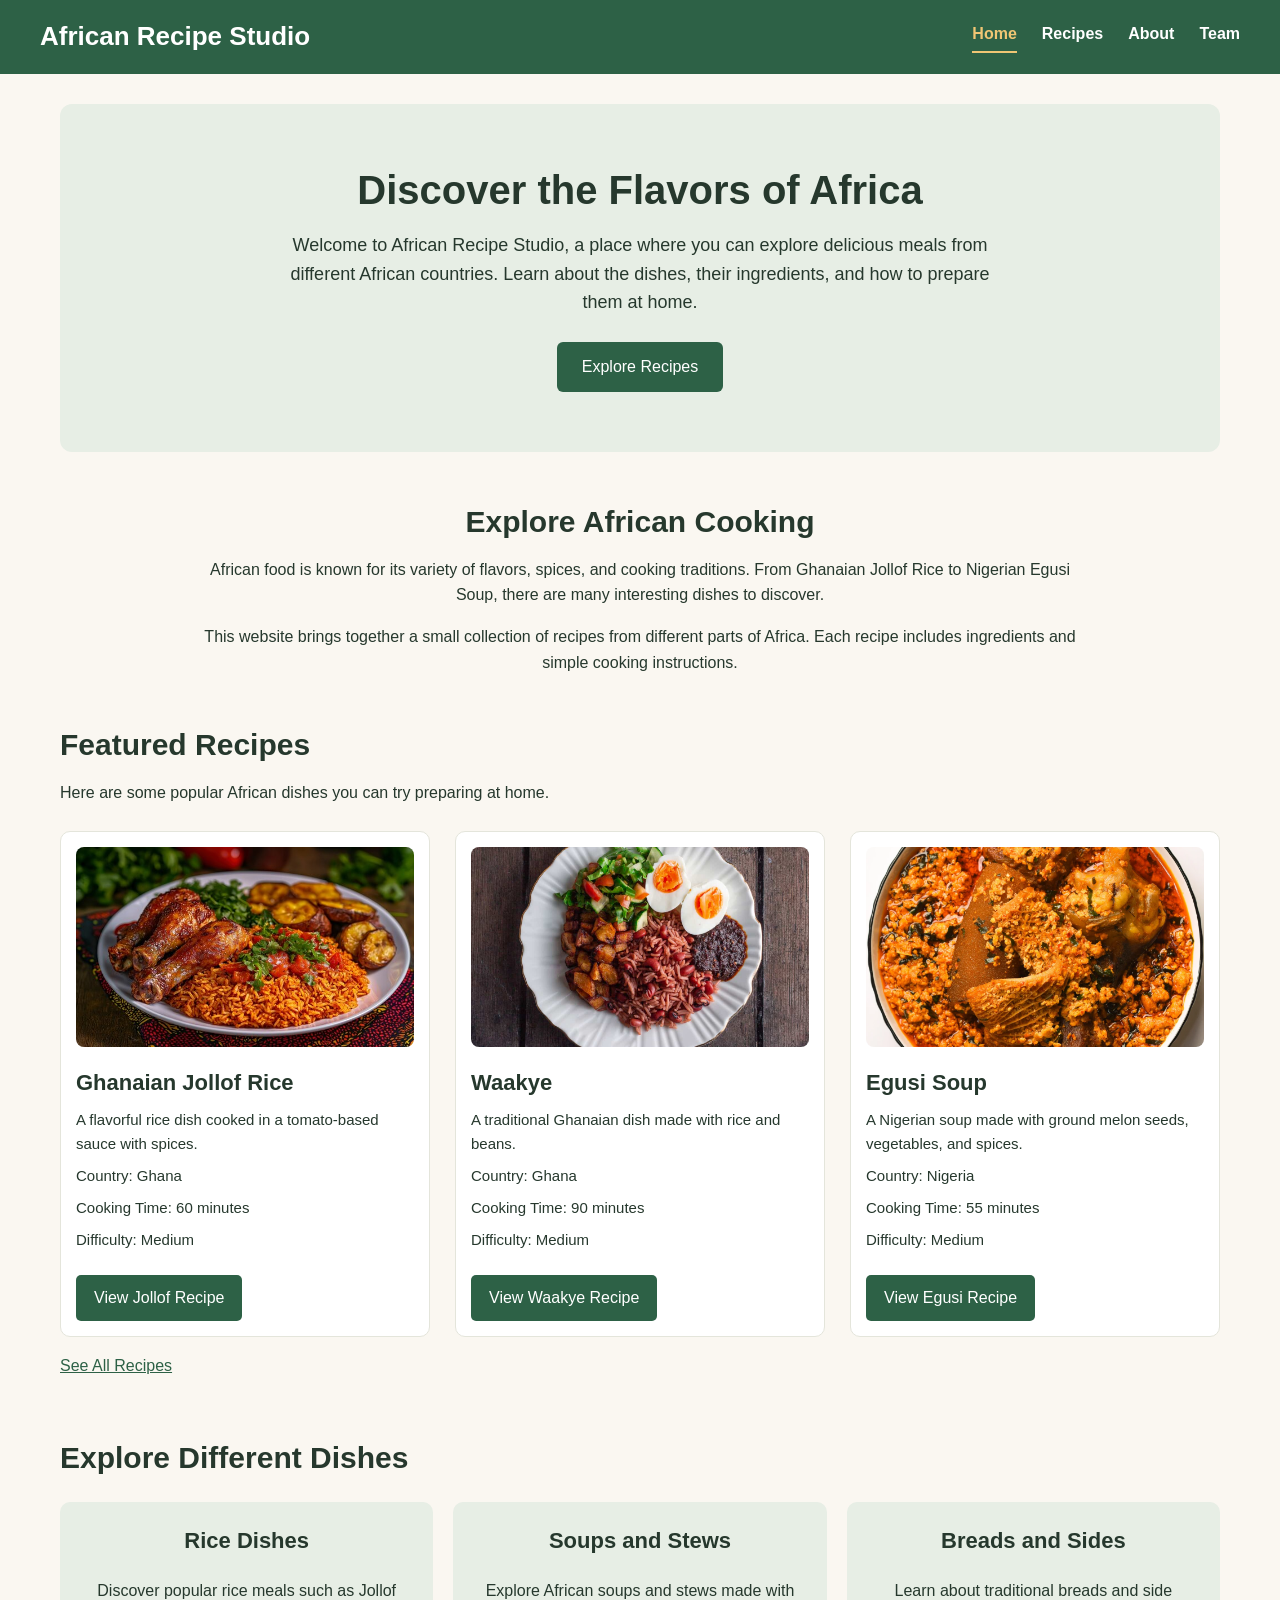
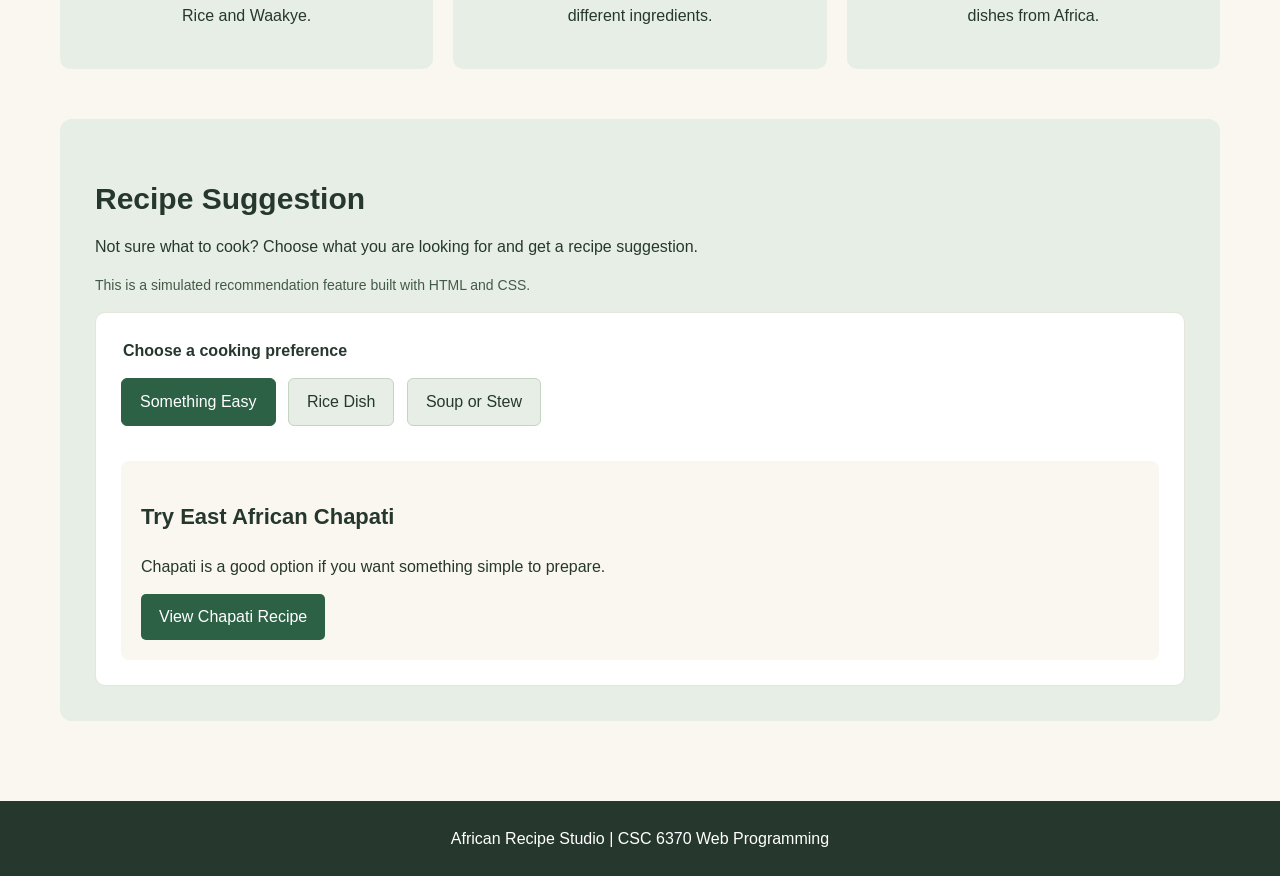
<file: index.html>
<!DOCTYPE html>
<html lang="en">
<head>
    <meta charset="UTF-8">
    <meta name="viewport" content="width=device-width, initial-scale=1.0">
    <title>Home | African Recipe Studio</title>
    <link rel="stylesheet" href="css/style.css">
</head>
<body>

    <a class="skip-link" href="#main-content">
        Skip to main content
    </a>

    <header>
        <h1>African Recipe Studio</h1>

        <nav aria-label="Main navigation">
            <a href="index.html" aria-current="page">Home</a>
            <a href="recipes.html">Recipes</a>
            <a href="about.html">About</a>
            <a href="team.html">Team</a>
        </nav>
    </header>

    <main id="main-content">

        <!-- Welcome section -->
        <section class="hero">
            <h2>Discover the Flavors of Africa</h2>

            <p>
                Welcome to African Recipe Studio, a place where
                you can explore delicious meals from different
                African countries. Learn about the dishes,
                their ingredients, and how to prepare them
                at home.
            </p>

            <a href="recipes.html">Explore Recipes</a>
        </section>

        <!-- Introduction -->
        <section class="introduction">
            <h2>Explore African Cooking</h2>

            <p>
                African food is known for its variety of
                flavors, spices, and cooking traditions.
                From Ghanaian Jollof Rice to Nigerian Egusi
                Soup, there are many interesting dishes to
                discover.
            </p>

            <p>
                This website brings together a small collection
                of recipes from different parts of Africa.
                Each recipe includes ingredients and simple
                cooking instructions.
            </p>
        </section>

        <!-- Featured recipes -->
        <section class="featured-recipes">
            <h2>Featured Recipes</h2>

            <p>
                Here are some popular African dishes you
                can try preparing at home.
            </p>

            <div class="recipe-grid">

                <article class="recipe-card">
                    <img src="images/jollof.jpg"
                         alt="A plate of Ghanaian Jollof Rice">

                    <h3>Ghanaian Jollof Rice</h3>

                    <p>
                        A flavorful rice dish cooked in a
                        tomato-based sauce with spices.
                    </p>

                    <p>Country: Ghana</p>
                    <p>Cooking Time: 60 minutes</p>
                    <p>Difficulty: Medium</p>

                    <a href="recipes/jollof.html">View Jollof Recipe</a>
                </article>

                <article class="recipe-card">
                    <img src="images/waakye.jpg"
                         alt="Ghanaian Waakye served with side dishes">

                    <h3>Waakye</h3>

                    <p>
                        A traditional Ghanaian dish made
                        with rice and beans.
                    </p>

                    <p>Country: Ghana</p>
                    <p>Cooking Time: 90 minutes</p>
                    <p>Difficulty: Medium</p>

                    <a href="recipes/waakye.html">View Waakye Recipe</a>
                </article>

                <article class="recipe-card">
                    <img src="images/egusi.jpg"
                         alt="A bowl of Nigerian Egusi Soup">

                    <h3>Egusi Soup</h3>

                    <p>
                        A Nigerian soup made with ground
                        melon seeds, vegetables, and spices.
                    </p>

                    <p>Country: Nigeria</p>
                    <p>Cooking Time: 55 minutes</p>
                    <p>Difficulty: Medium</p>

                    <a href="recipes/egusi.html">View Egusi Recipe</a>
                </article>

            </div>

            <p>
                <a href="recipes.html">See All Recipes</a>
            </p>
        </section>

        <!-- Recipe categories -->
        <section class="categories">
            <h2>Explore Different Dishes</h2>

            <div class="category-grid">

                <article class="category-card">
                    <h3>Rice Dishes</h3>
                    <p>
                        Discover popular rice meals such as
                        Jollof Rice and Waakye.
                    </p>
                </article>

                <article class="category-card">
                    <h3>Soups and Stews</h3>
                    <p>
                        Explore African soups and stews
                        made with different ingredients.
                    </p>
                </article>

                <article class="category-card">
                    <h3>Breads and Sides</h3>
                    <p>
                        Learn about traditional breads
                        and side dishes from Africa.
                    </p>
                </article>

            </div>
        </section>

        <!-- CSS-only recipe suggestion -->
        <section class="recipe-suggestion">
            <h2>Recipe Suggestion</h2>

            <p>
                Not sure what to cook? Choose what you are
                looking for and get a recipe suggestion.
            </p>

            <p class="feature-note">
                This is a simulated recommendation feature
                built with HTML and CSS.
            </p>

            <div class="suggestion-box">

                <fieldset class="suggestion-options">
                    <legend>Choose a cooking preference</legend>

                    <input type="radio"
                           id="suggest-easy"
                           name="recipe-choice"
                           checked>

                    <label for="suggest-easy">Something Easy</label>

                    <input type="radio"
                           id="suggest-rice"
                           name="recipe-choice">

                    <label for="suggest-rice">Rice Dish</label>

                    <input type="radio"
                           id="suggest-soup"
                           name="recipe-choice">

                    <label for="suggest-soup">Soup or Stew</label>
                </fieldset>

                <div class="suggestion-results">

                    <div class="suggestion-result easy-result">
                        <h3>Try East African Chapati</h3>

                        <p>
                            Chapati is a good option if you want
                            something simple to prepare.
                        </p>

                        <a href="recipes/chapati.html">
                            View Chapati Recipe
                        </a>
                    </div>

                    <div class="suggestion-result rice-result">
                        <h3>Try Ghanaian Jollof Rice</h3>

                        <p>
                            Jollof Rice is a flavorful choice
                            if you enjoy rice dishes.
                        </p>

                        <a href="recipes/jollof.html">
                            View Jollof Recipe
                        </a>
                    </div>

                    <div class="suggestion-result soup-result">
                        <h3>Try Nigerian Egusi Soup</h3>

                        <p>
                            Egusi Soup is a good option if you
                            want a rich and filling soup.
                        </p>

                        <a href="recipes/egusi.html">
                            View Egusi Recipe
                        </a>
                    </div>

                </div>

            </div>
        </section>

    </main>

    <footer>
        <p>African Recipe Studio | CSC 6370 Web Programming</p>
    </footer>

</body>
</html>
</file>
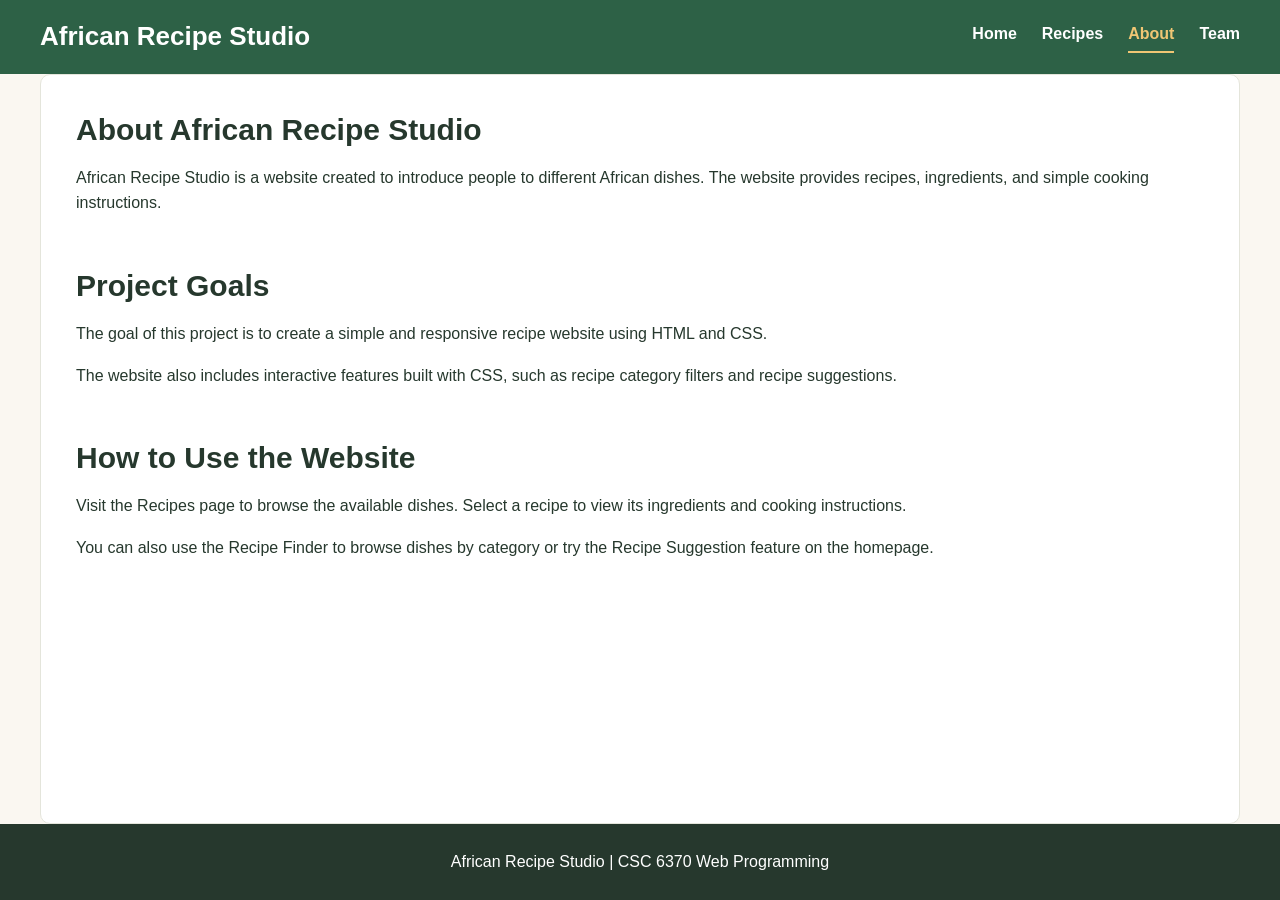
<file: about.html>
<!DOCTYPE html>
<html lang="en">
<head>
    <meta charset="UTF-8">
    <meta name="viewport" content="width=device-width, initial-scale=1.0">
    <title>About | African Recipe Studio</title>
    <link rel="stylesheet" href="css/style.css">
</head>
<body>

    <a class="skip-link" href="#main-content">
        Skip to main content
    </a>

    <header>
        <h1>African Recipe Studio</h1>

        <nav aria-label="Main navigation">
            <a href="index.html">Home</a>
            <a href="recipes.html">Recipes</a>
            <a href="about.html" aria-current="page">About</a>
            <a href="team.html">Team</a>
        </nav>
    </header>

    <main id="main-content" class="about-content">

        <section>
            <h2>About African Recipe Studio</h2>

            <p>
                African Recipe Studio is a website created to
                introduce people to different African dishes.
                The website provides recipes, ingredients,
                and simple cooking instructions.
            </p>
        </section>

        <section>
            <h2>Project Goals</h2>

            <p>
                The goal of this project is to create a simple
                and responsive recipe website using HTML and CSS.
            </p>

            <p>
                The website also includes interactive features
                built with CSS, such as recipe category filters
                and recipe suggestions.
            </p>
        </section>

        <section>
            <h2>How to Use the Website</h2>

            <p>
                Visit the Recipes page to browse the available
                dishes. Select a recipe to view its ingredients
                and cooking instructions.
            </p>

            <p>
                You can also use the Recipe Finder to browse
                dishes by category or try the Recipe Suggestion
                feature on the homepage.
            </p>
        </section>

    </main>

    <footer>
        <p>African Recipe Studio | CSC 6370 Web Programming</p>
    </footer>

</body>
</html>
</file>
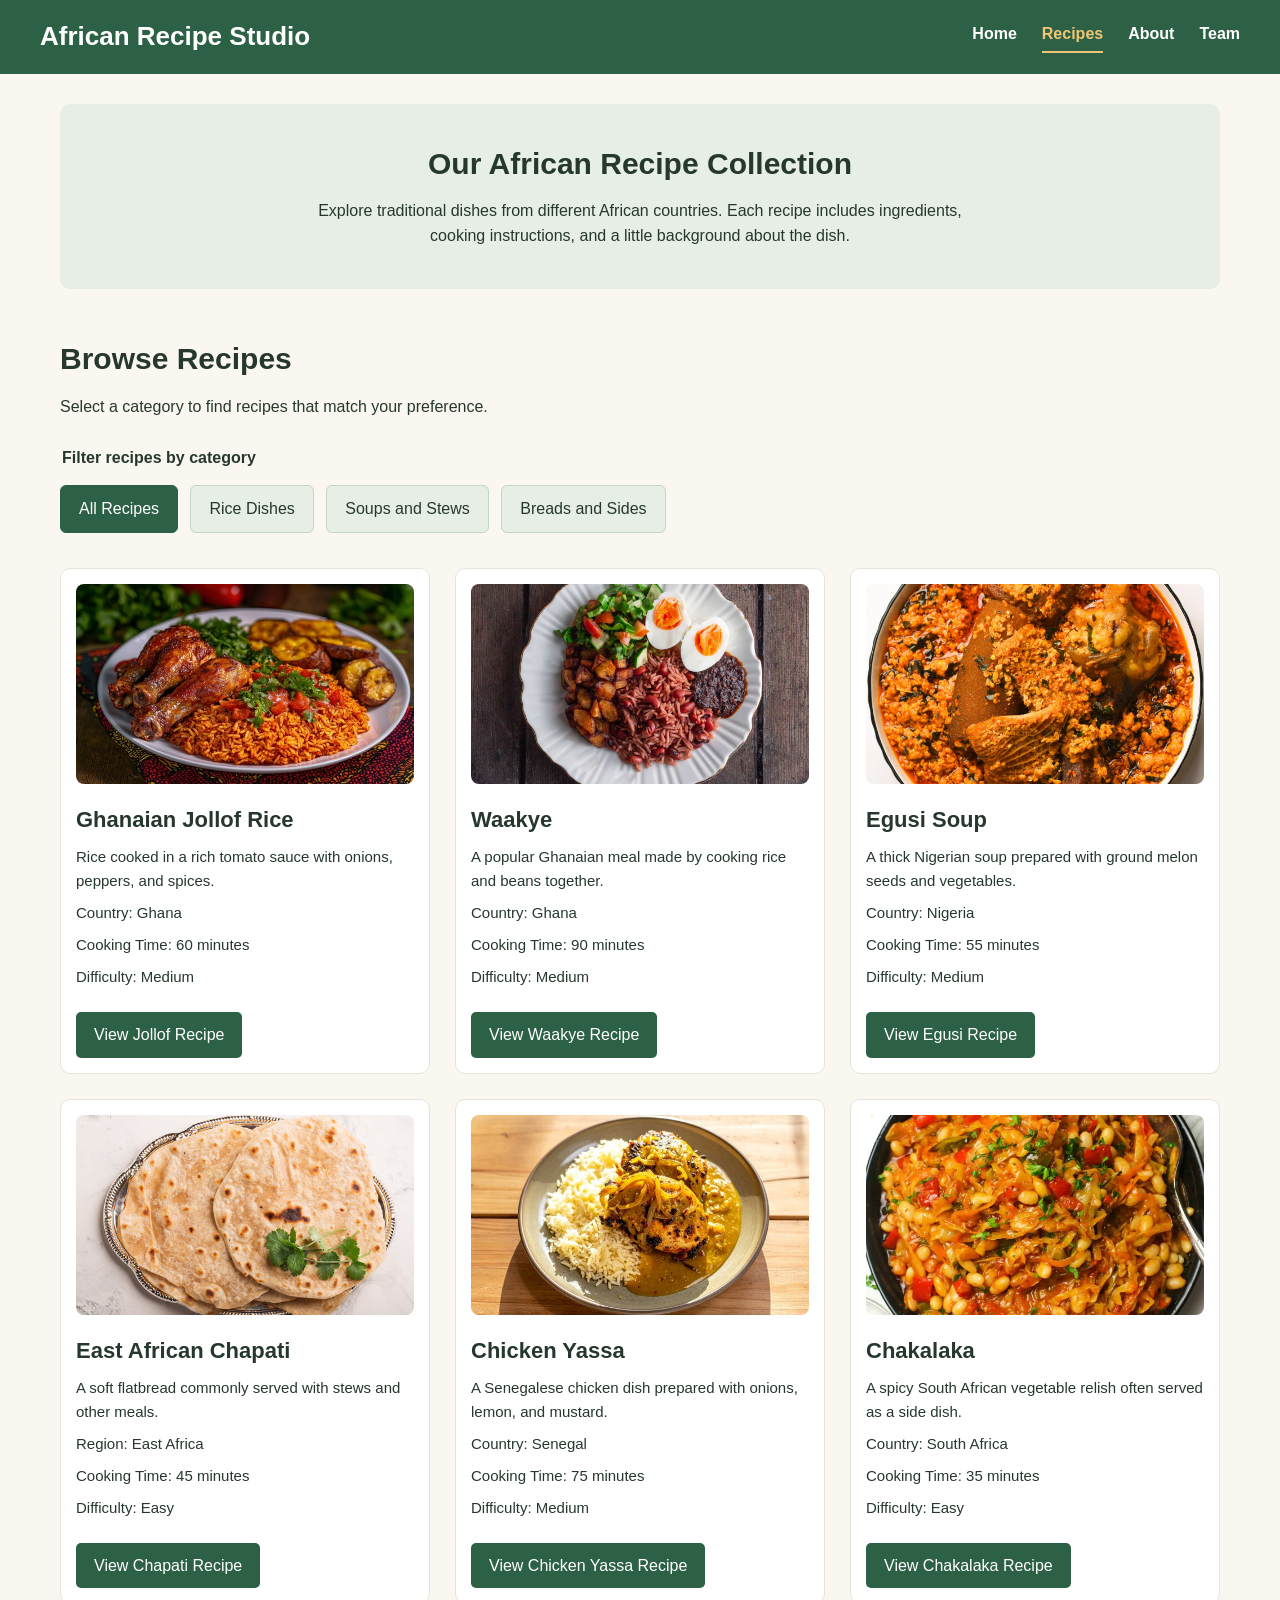
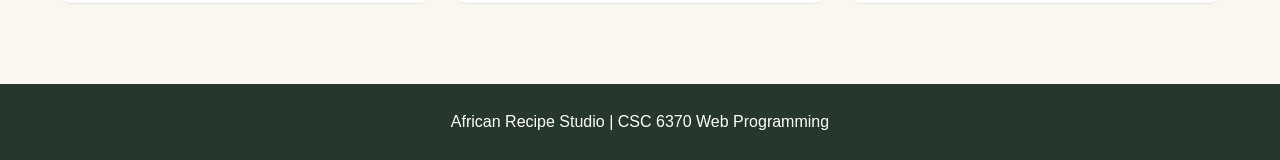
<file: recipes.html>
<!DOCTYPE html>
<html lang="en">
<head>
    <meta charset="UTF-8">
    <meta name="viewport" content="width=device-width, initial-scale=1.0">
    <title>Recipes | African Recipe Studio</title>
    <link rel="stylesheet" href="css/style.css">
</head>
<body>

    <a class="skip-link" href="#main-content">
        Skip to main content
    </a>

    <header>
        <h1>African Recipe Studio</h1>

        <nav aria-label="Main navigation">
            <a href="index.html">Home</a>
            <a href="recipes.html" aria-current="page">Recipes</a>
            <a href="about.html">About</a>
            <a href="team.html">Team</a>
        </nav>
    </header>

    <main id="main-content">

        <section class="page-intro">
            <h2>Our African Recipe Collection</h2>

            <p>
                Explore traditional dishes from different
                African countries. Each recipe includes
                ingredients, cooking instructions, and a
                little background about the dish.
            </p>
        </section>

        <section class="recipe-collection">
            <h2>Browse Recipes</h2>

            <p>
                Select a category to find recipes
                that match your preference.
            </p>

            <div class="recipe-finder">

                <fieldset class="filter-options">
                    <legend>Filter recipes by category</legend>

                    <input type="radio"
                           id="filter-all"
                           name="recipe-filter"
                           checked>

                    <label for="filter-all">All Recipes</label>

                    <input type="radio"
                           id="filter-rice"
                           name="recipe-filter">

                    <label for="filter-rice">Rice Dishes</label>

                    <input type="radio"
                           id="filter-soup"
                           name="recipe-filter">

                    <label for="filter-soup">Soups and Stews</label>

                    <input type="radio"
                           id="filter-side"
                           name="recipe-filter">

                    <label for="filter-side">Breads and Sides</label>
                </fieldset>

                <div class="recipe-grid">

                    <!-- Jollof Rice -->
                    <article class="recipe-card rice">
                        <img src="images/jollof.jpg"
                             alt="A plate of Ghanaian Jollof Rice">

                        <h3>Ghanaian Jollof Rice</h3>

                        <p>
                            Rice cooked in a rich tomato sauce
                            with onions, peppers, and spices.
                        </p>

                        <p>Country: Ghana</p>
                        <p>Cooking Time: 60 minutes</p>
                        <p>Difficulty: Medium</p>

                        <a href="recipes/jollof.html">
                            View Jollof Recipe
                        </a>
                    </article>

                    <!-- Waakye -->
                    <article class="recipe-card rice">
                        <img src="images/waakye.jpg"
                             alt="Ghanaian Waakye with side dishes">

                        <h3>Waakye</h3>

                        <p>
                            A popular Ghanaian meal made by
                            cooking rice and beans together.
                        </p>

                        <p>Country: Ghana</p>
                        <p>Cooking Time: 90 minutes</p>
                        <p>Difficulty: Medium</p>

                        <a href="recipes/waakye.html">
                            View Waakye Recipe
                        </a>
                    </article>

                    <!-- Egusi Soup -->
                    <article class="recipe-card soup">
                        <img src="images/egusi.jpg"
                             alt="A bowl of Nigerian Egusi Soup">

                        <h3>Egusi Soup</h3>

                        <p>
                            A thick Nigerian soup prepared with
                            ground melon seeds and vegetables.
                        </p>

                        <p>Country: Nigeria</p>
                        <p>Cooking Time: 55 minutes</p>
                        <p>Difficulty: Medium</p>

                        <a href="recipes/egusi.html">
                            View Egusi Recipe
                        </a>
                    </article>

                    <!-- Chapati -->
                    <article class="recipe-card side">
                        <img src="images/chapati.jpg"
                             alt="East African Chapati flatbread">

                        <h3>East African Chapati</h3>

                        <p>
                            A soft flatbread commonly served
                            with stews and other meals.
                        </p>

                        <p>Region: East Africa</p>
                        <p>Cooking Time: 45 minutes</p>
                        <p>Difficulty: Easy</p>

                        <a href="recipes/chapati.html">
                            View Chapati Recipe
                        </a>
                    </article>

                    <!-- Chicken Yassa -->
                    <article class="recipe-card soup">
                        <img src="images/yassa.jpg"
                             alt="Senegalese Chicken Yassa">

                        <h3>Chicken Yassa</h3>

                        <p>
                            A Senegalese chicken dish prepared
                            with onions, lemon, and mustard.
                        </p>

                        <p>Country: Senegal</p>
                        <p>Cooking Time: 75 minutes</p>
                        <p>Difficulty: Medium</p>

                        <a href="recipes/yassa.html">
                            View Chicken Yassa Recipe
                        </a>
                    </article>

                    <!-- Chakalaka -->
                    <article class="recipe-card side">
                        <img src="images/chakalaka.jpg"
                             alt="South African Chakalaka vegetable relish">

                        <h3>Chakalaka</h3>

                        <p>
                            A spicy South African vegetable
                            relish often served as a side dish.
                        </p>

                        <p>Country: South Africa</p>
                        <p>Cooking Time: 35 minutes</p>
                        <p>Difficulty: Easy</p>

                        <a href="recipes/chakalaka.html">
                            View Chakalaka Recipe
                        </a>
                    </article>

                </div>

            </div>
        </section>

    </main>

    <footer>
        <p>African Recipe Studio | CSC 6370 Web Programming</p>
    </footer>

</body>
</html>
</file>
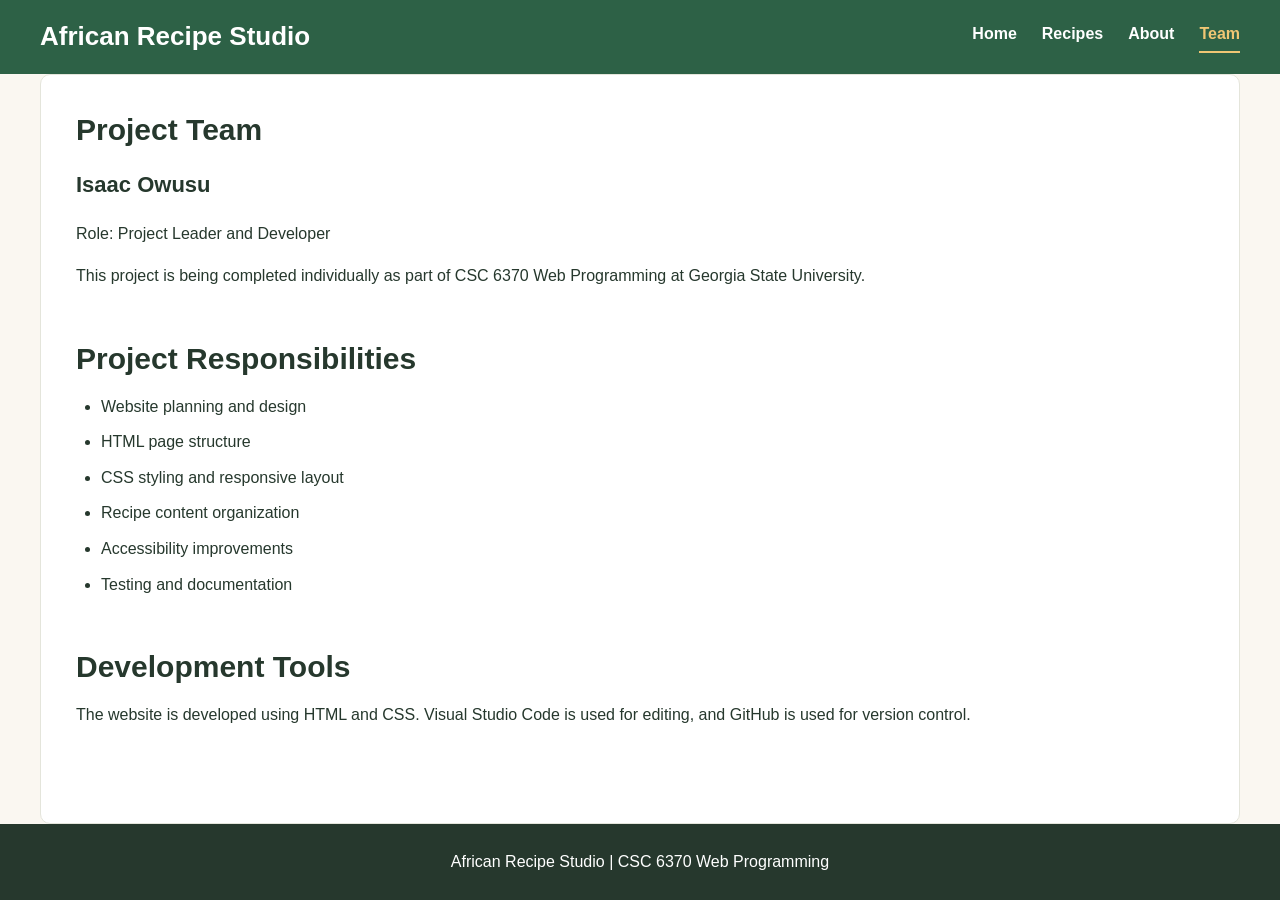
<file: team.html>
<!DOCTYPE html>
<html lang="en">
<head>
    <meta charset="UTF-8">
    <meta name="viewport" content="width=device-width, initial-scale=1.0">
    <title>Team | African Recipe Studio</title>
    <link rel="stylesheet" href="css/style.css">
</head>
<body>

    <a class="skip-link" href="#main-content">
        Skip to main content
    </a>

    <header>
        <h1>African Recipe Studio</h1>

        <nav aria-label="Main navigation">
            <a href="index.html">Home</a>
            <a href="recipes.html">Recipes</a>
            <a href="about.html">About</a>
            <a href="team.html" aria-current="page">Team</a>
        </nav>
    </header>

    <main id="main-content" class="team-content">

        <section>
            <h2>Project Team</h2>

            <h3>Isaac Owusu</h3>

            <p>Role: Project Leader and Developer</p>

            <p>
                This project is being completed individually
                as part of CSC 6370 Web Programming at
                Georgia State University.
            </p>
        </section>

        <section>
            <h2>Project Responsibilities</h2>

            <ul>
                <li>Website planning and design</li>
                <li>HTML page structure</li>
                <li>CSS styling and responsive layout</li>
                <li>Recipe content organization</li>
                <li>Accessibility improvements</li>
                <li>Testing and documentation</li>
            </ul>
        </section>

        <section>
            <h2>Development Tools</h2>

            <p>
                The website is developed using HTML and CSS.
                Visual Studio Code is used for editing,
                and GitHub is used for version control.
            </p>
        </section>

    </main>

    <footer>
        <p>African Recipe Studio | CSC 6370 Web Programming</p>
    </footer>

</body>
</html>
</file>
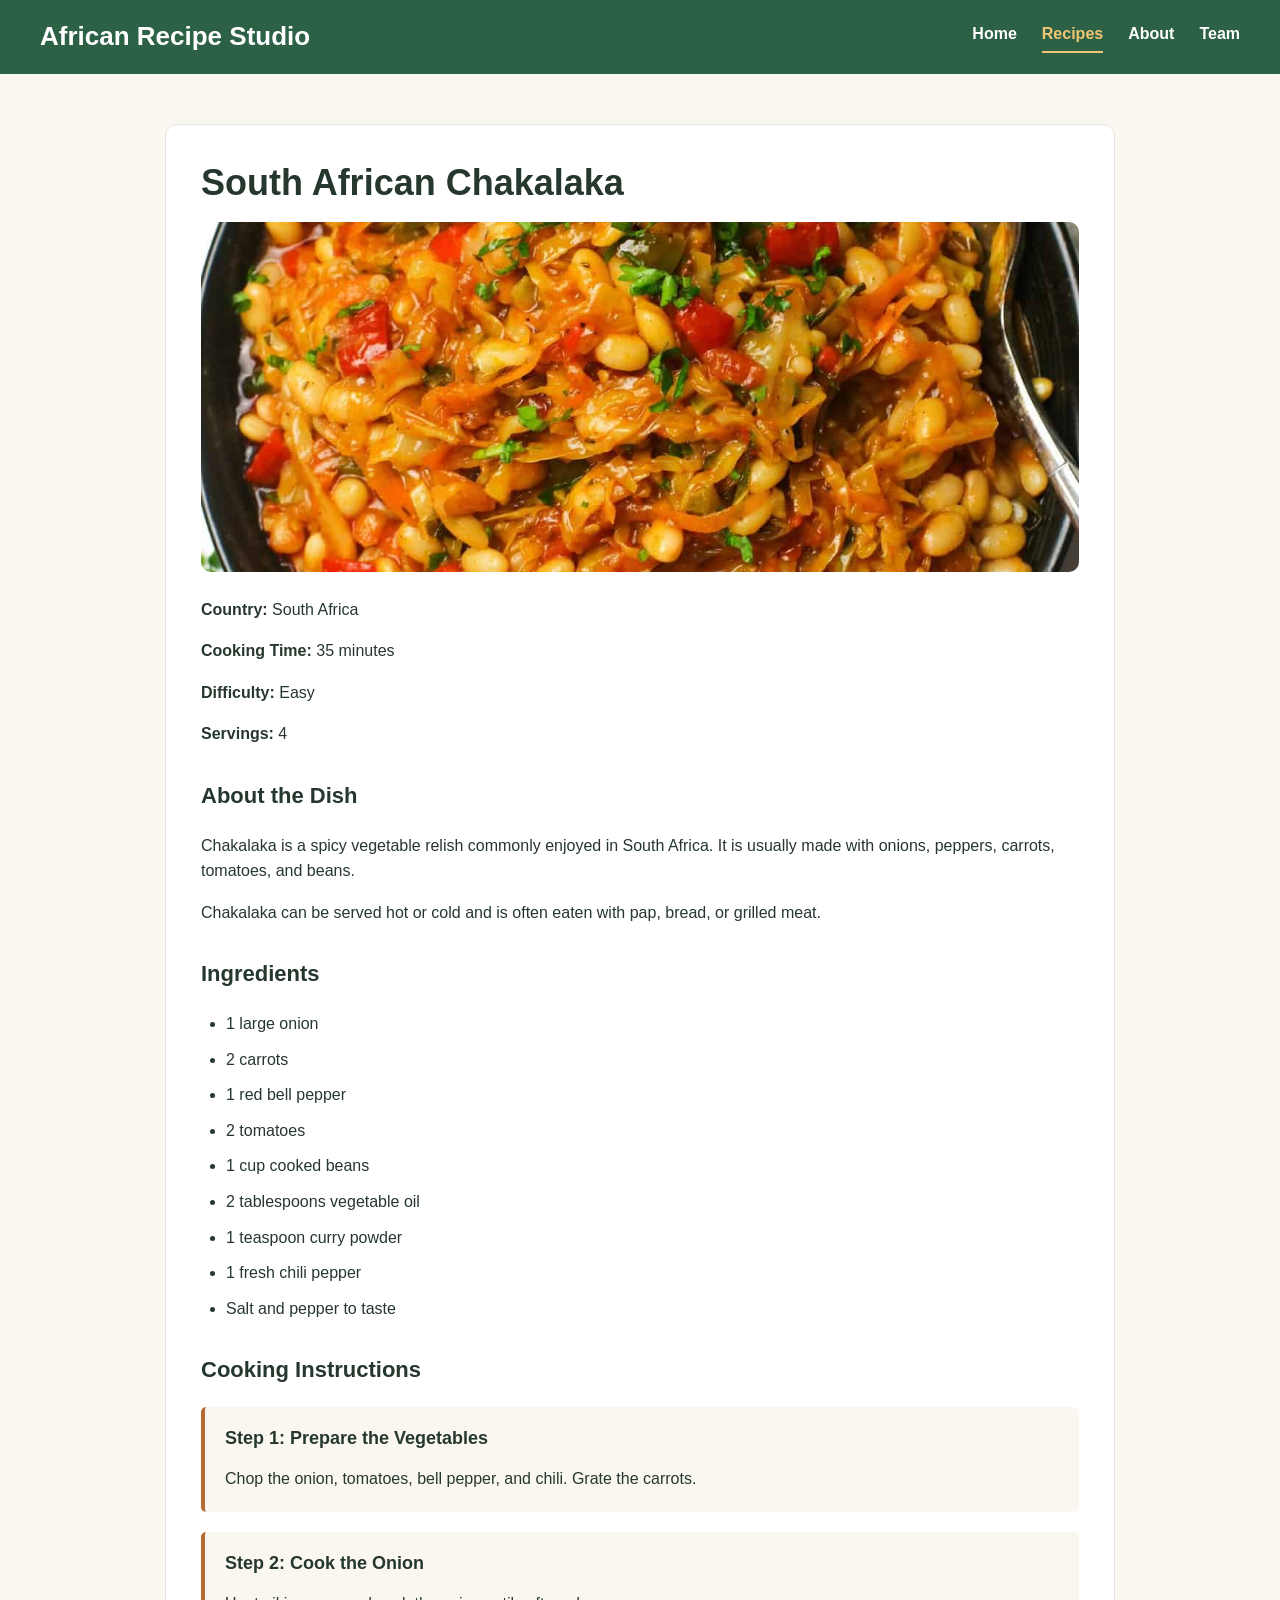
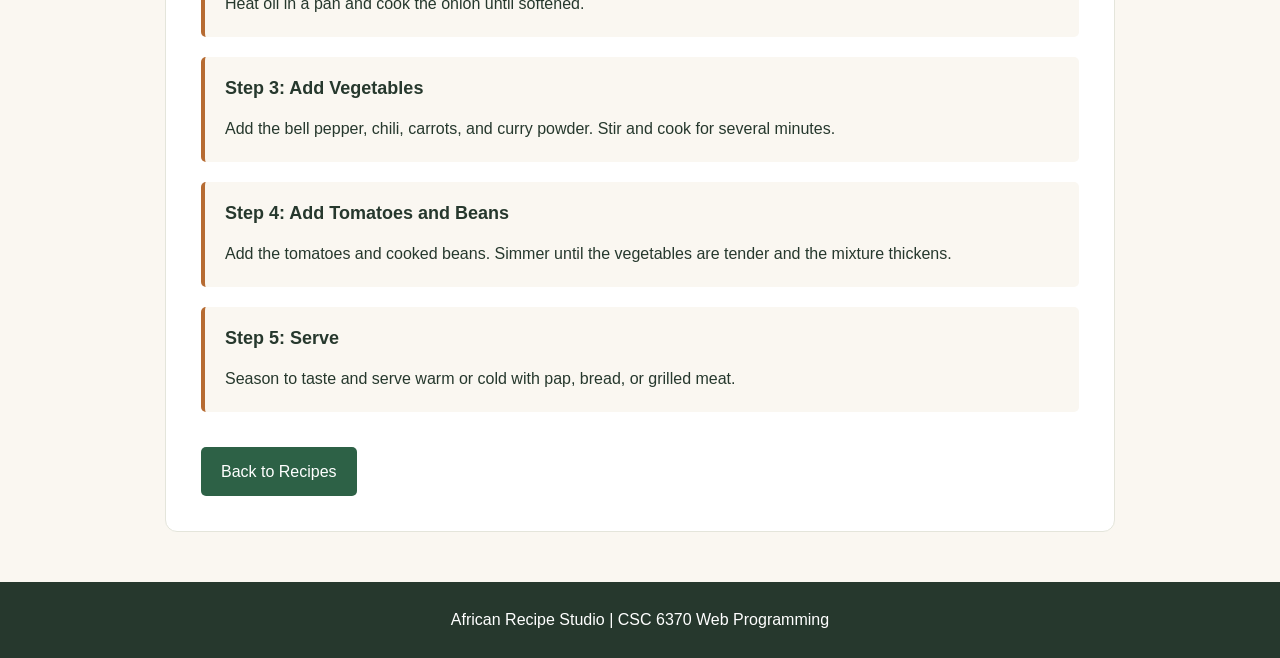
<file: recipes/chakalaka.html>
<!DOCTYPE html>
<html lang="en">
<head>
    <meta charset="UTF-8">
    <meta name="viewport" content="width=device-width, initial-scale=1.0">
    <title>Chakalaka | African Recipe Studio</title>
    <link rel="stylesheet" href="../css/style.css">
</head>
<body>

    <a class="skip-link" href="#main-content">
        Skip to main content
    </a>

    <header>
        <h1>African Recipe Studio</h1>

        <nav aria-label="Main navigation">
            <a href="../index.html">Home</a>
            <a href="../recipes.html" aria-current="page">Recipes</a>
            <a href="../about.html">About</a>
            <a href="../team.html">Team</a>
        </nav>
    </header>

    <main id="main-content">

        <article class="recipe-detail">
            <h2>South African Chakalaka</h2>

            <img src="../images/chakalaka.jpg"
                 alt="South African Chakalaka vegetable relish">

            <p><strong>Country:</strong> South Africa</p>
            <p><strong>Cooking Time:</strong> 35 minutes</p>
            <p><strong>Difficulty:</strong> Easy</p>
            <p><strong>Servings:</strong> 4</p>

            <section>
                <h3>About the Dish</h3>

                <p>
                    Chakalaka is a spicy vegetable relish
                    commonly enjoyed in South Africa.
                    It is usually made with onions, peppers,
                    carrots, tomatoes, and beans.
                </p>

                <p>
                    Chakalaka can be served hot or cold
                    and is often eaten with pap, bread,
                    or grilled meat.
                </p>
            </section>

            <section>
                <h3>Ingredients</h3>

                <ul>
                    <li>1 large onion</li>
                    <li>2 carrots</li>
                    <li>1 red bell pepper</li>
                    <li>2 tomatoes</li>
                    <li>1 cup cooked beans</li>
                    <li>2 tablespoons vegetable oil</li>
                    <li>1 teaspoon curry powder</li>
                    <li>1 fresh chili pepper</li>
                    <li>Salt and pepper to taste</li>
                </ul>
            </section>

            <section class="cooking-steps">
                <h3>Cooking Instructions</h3>

                <div class="step">
                    <h4>Step 1: Prepare the Vegetables</h4>
                    <p>
                        Chop the onion, tomatoes, bell pepper,
                        and chili. Grate the carrots.
                    </p>
                </div>

                <div class="step">
                    <h4>Step 2: Cook the Onion</h4>
                    <p>
                        Heat oil in a pan and cook the onion
                        until softened.
                    </p>
                </div>

                <div class="step">
                    <h4>Step 3: Add Vegetables</h4>
                    <p>
                        Add the bell pepper, chili, carrots,
                        and curry powder. Stir and cook
                        for several minutes.
                    </p>
                </div>

                <div class="step">
                    <h4>Step 4: Add Tomatoes and Beans</h4>
                    <p>
                        Add the tomatoes and cooked beans.
                        Simmer until the vegetables are tender
                        and the mixture thickens.
                    </p>
                </div>

                <div class="step">
                    <h4>Step 5: Serve</h4>
                    <p>
                        Season to taste and serve warm or cold
                        with pap, bread, or grilled meat.
                    </p>
                </div>
            </section>

            <a href="../recipes.html">Back to Recipes</a>
        </article>

    </main>

    <footer>
        <p>African Recipe Studio | CSC 6370 Web Programming</p>
    </footer>

</body>
</html>
</file>
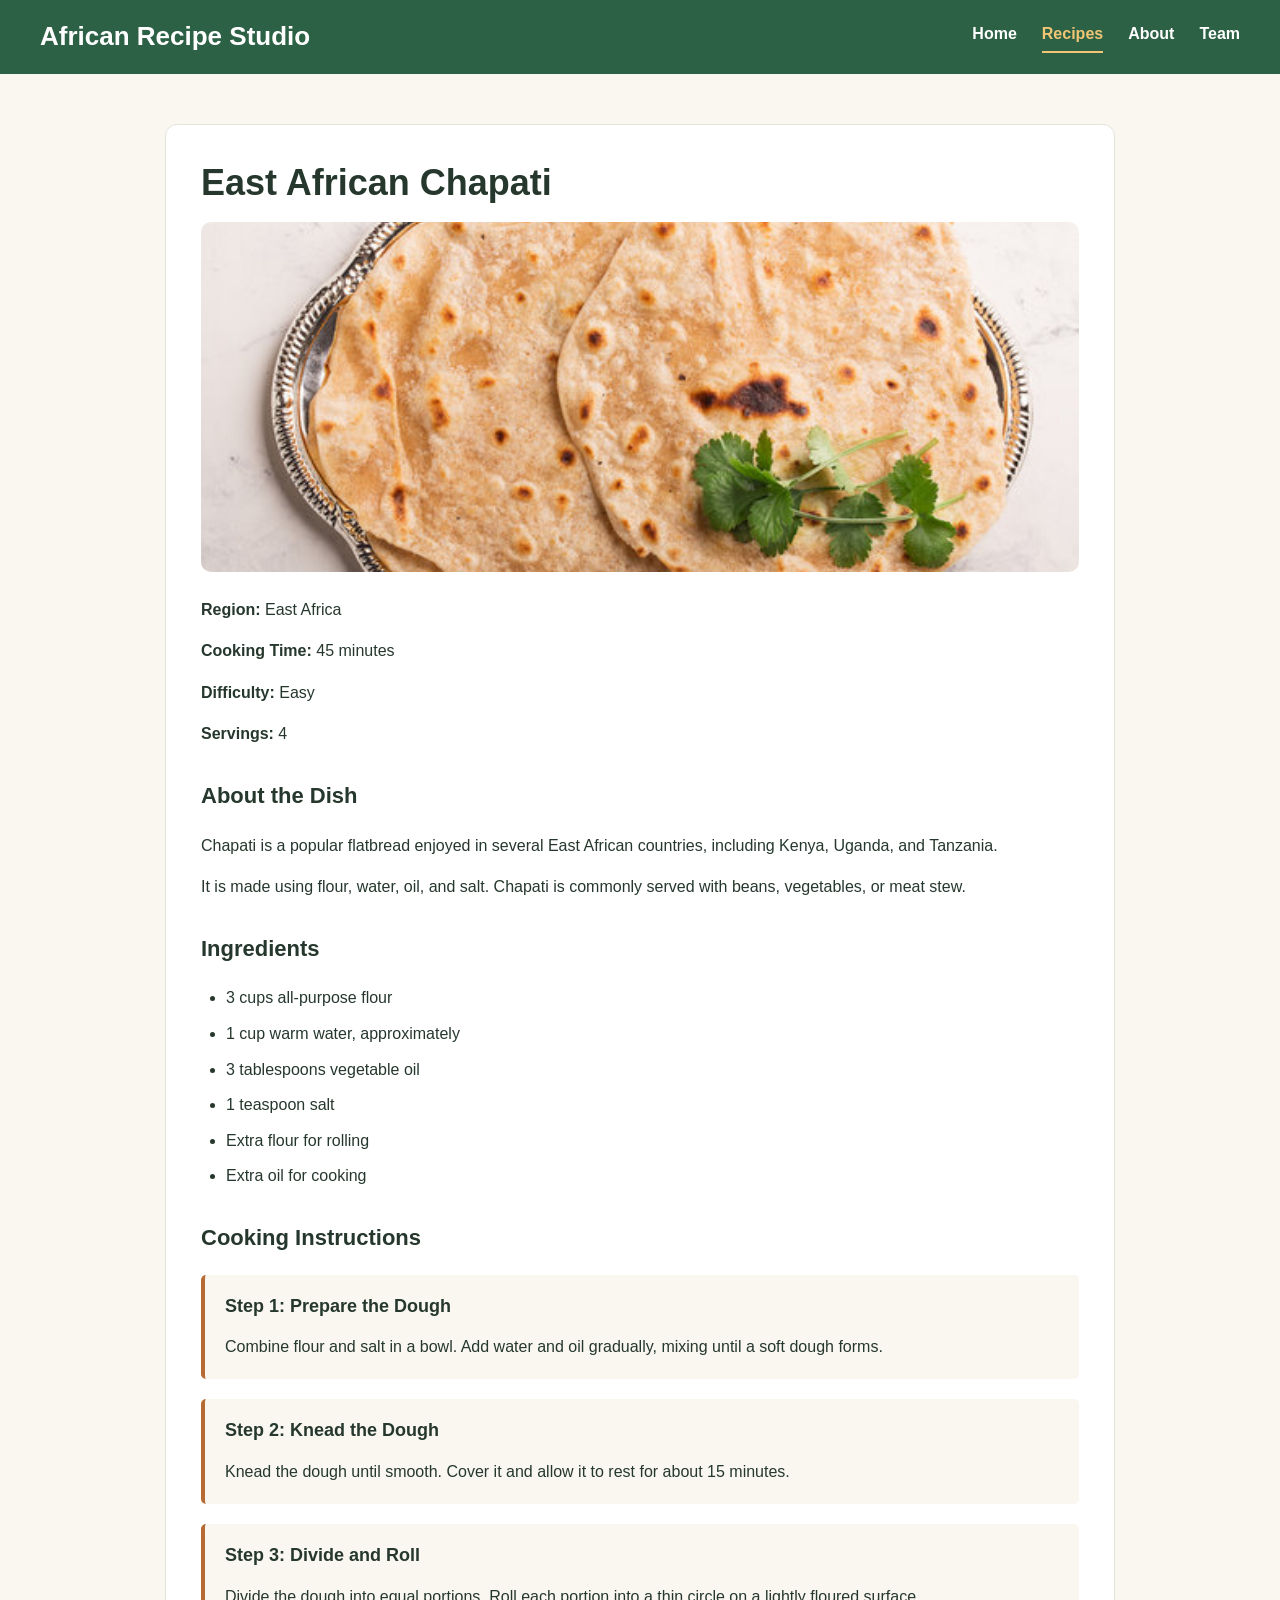
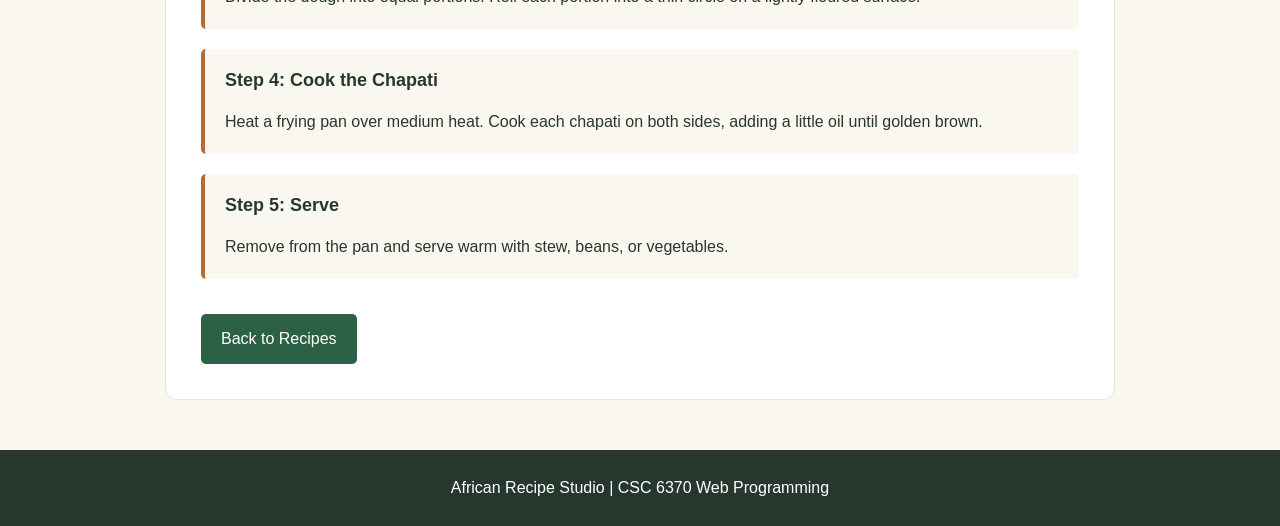
<file: recipes/chapati.html>
<!DOCTYPE html>
<html lang="en">
<head>
    <meta charset="UTF-8">
    <meta name="viewport" content="width=device-width, initial-scale=1.0">
    <title>East African Chapati | African Recipe Studio</title>
    <link rel="stylesheet" href="../css/style.css">
</head>
<body>

    <a class="skip-link" href="#main-content">
        Skip to main content
    </a>

    <header>
        <h1>African Recipe Studio</h1>

        <nav aria-label="Main navigation">
            <a href="../index.html">Home</a>
            <a href="../recipes.html" aria-current="page">Recipes</a>
            <a href="../about.html">About</a>
            <a href="../team.html">Team</a>
        </nav>
    </header>

    <main id="main-content">

        <article class="recipe-detail">
            <h2>East African Chapati</h2>

            <img src="../images/chapati.jpg"
                 alt="A stack of East African Chapati flatbreads">

            <p><strong>Region:</strong> East Africa</p>
            <p><strong>Cooking Time:</strong> 45 minutes</p>
            <p><strong>Difficulty:</strong> Easy</p>
            <p><strong>Servings:</strong> 4</p>

            <section>
                <h3>About the Dish</h3>

                <p>
                    Chapati is a popular flatbread enjoyed in
                    several East African countries, including
                    Kenya, Uganda, and Tanzania.
                </p>

                <p>
                    It is made using flour, water, oil, and
                    salt. Chapati is commonly served with
                    beans, vegetables, or meat stew.
                </p>
            </section>

            <section>
                <h3>Ingredients</h3>

                <ul>
                    <li>3 cups all-purpose flour</li>
                    <li>1 cup warm water, approximately</li>
                    <li>3 tablespoons vegetable oil</li>
                    <li>1 teaspoon salt</li>
                    <li>Extra flour for rolling</li>
                    <li>Extra oil for cooking</li>
                </ul>
            </section>

            <section class="cooking-steps">
                <h3>Cooking Instructions</h3>

                <div class="step">
                    <h4>Step 1: Prepare the Dough</h4>
                    <p>
                        Combine flour and salt in a bowl.
                        Add water and oil gradually, mixing
                        until a soft dough forms.
                    </p>
                </div>

                <div class="step">
                    <h4>Step 2: Knead the Dough</h4>
                    <p>
                        Knead the dough until smooth.
                        Cover it and allow it to rest
                        for about 15 minutes.
                    </p>
                </div>

                <div class="step">
                    <h4>Step 3: Divide and Roll</h4>
                    <p>
                        Divide the dough into equal portions.
                        Roll each portion into a thin circle
                        on a lightly floured surface.
                    </p>
                </div>

                <div class="step">
                    <h4>Step 4: Cook the Chapati</h4>
                    <p>
                        Heat a frying pan over medium heat.
                        Cook each chapati on both sides,
                        adding a little oil until golden brown.
                    </p>
                </div>

                <div class="step">
                    <h4>Step 5: Serve</h4>
                    <p>
                        Remove from the pan and serve warm
                        with stew, beans, or vegetables.
                    </p>
                </div>
            </section>

            <a href="../recipes.html">Back to Recipes</a>
        </article>

    </main>

    <footer>
        <p>African Recipe Studio | CSC 6370 Web Programming</p>
    </footer>

</body>
</html>
</file>
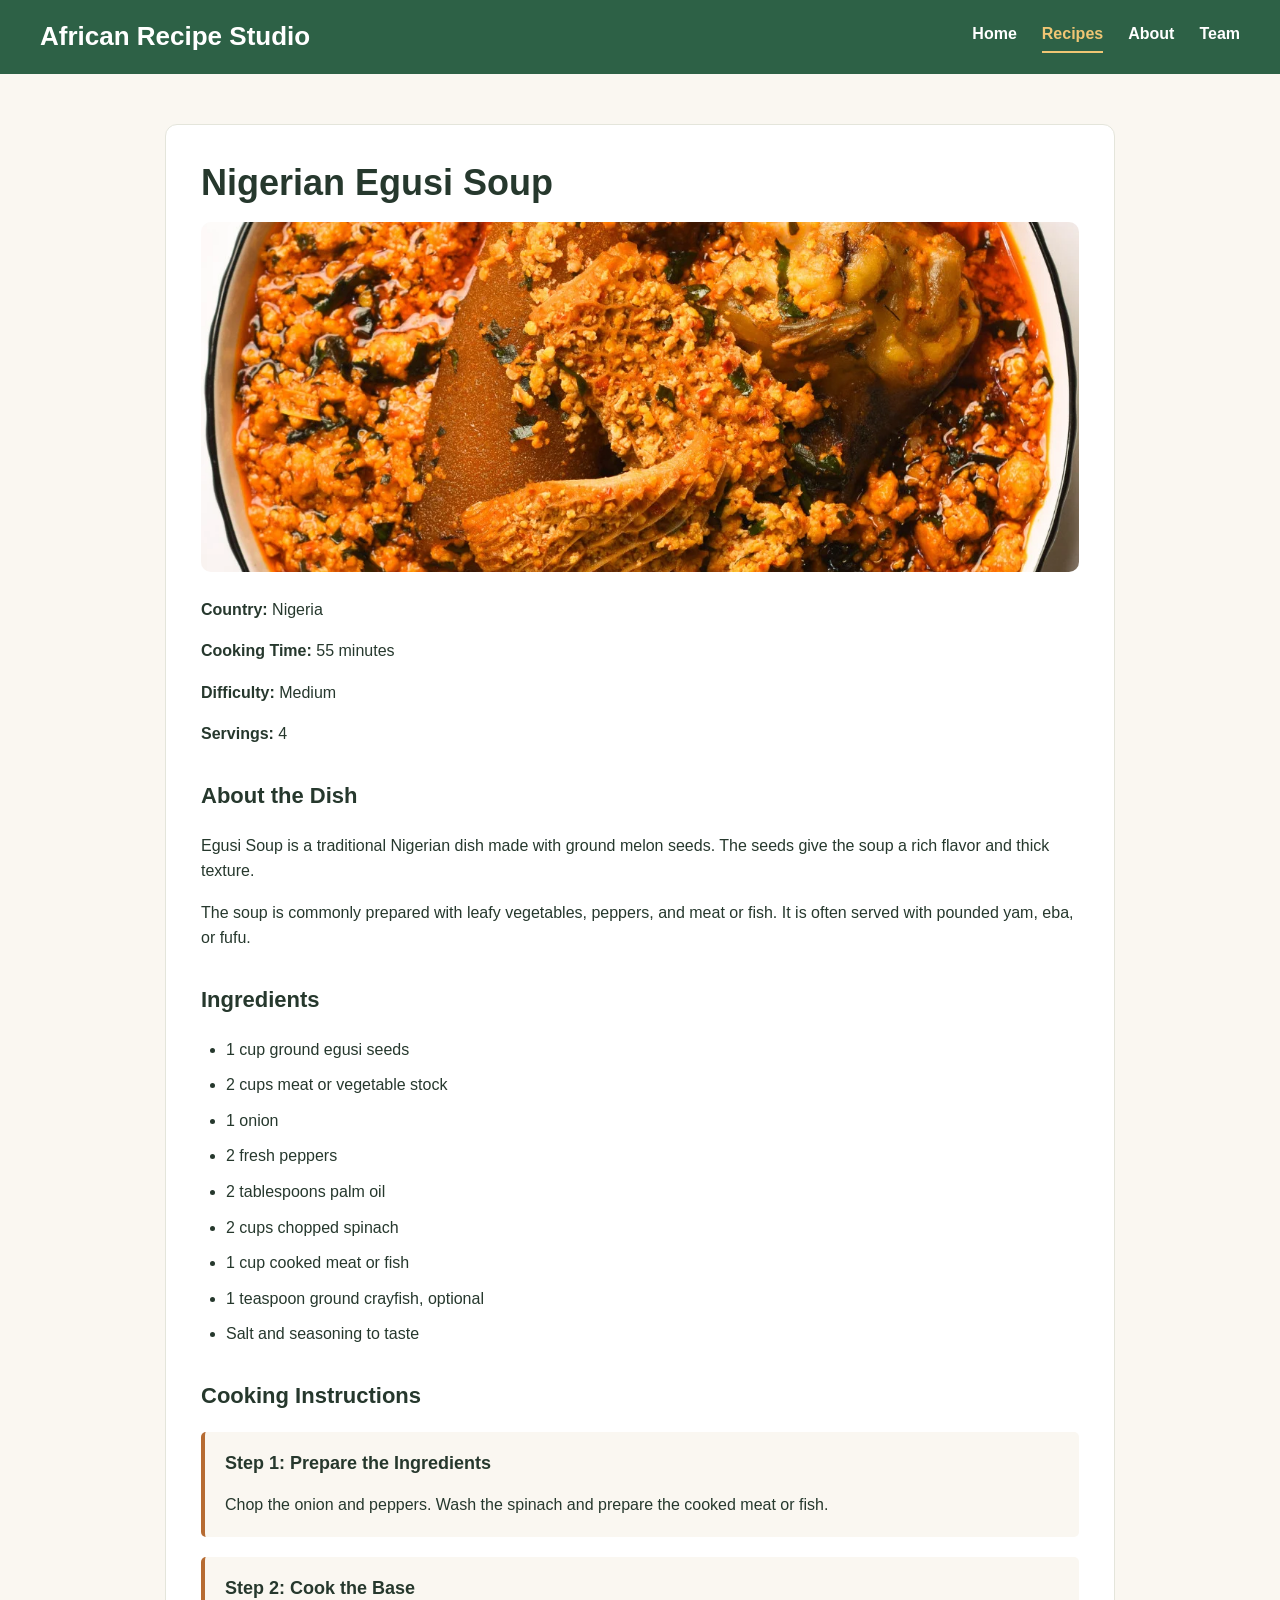
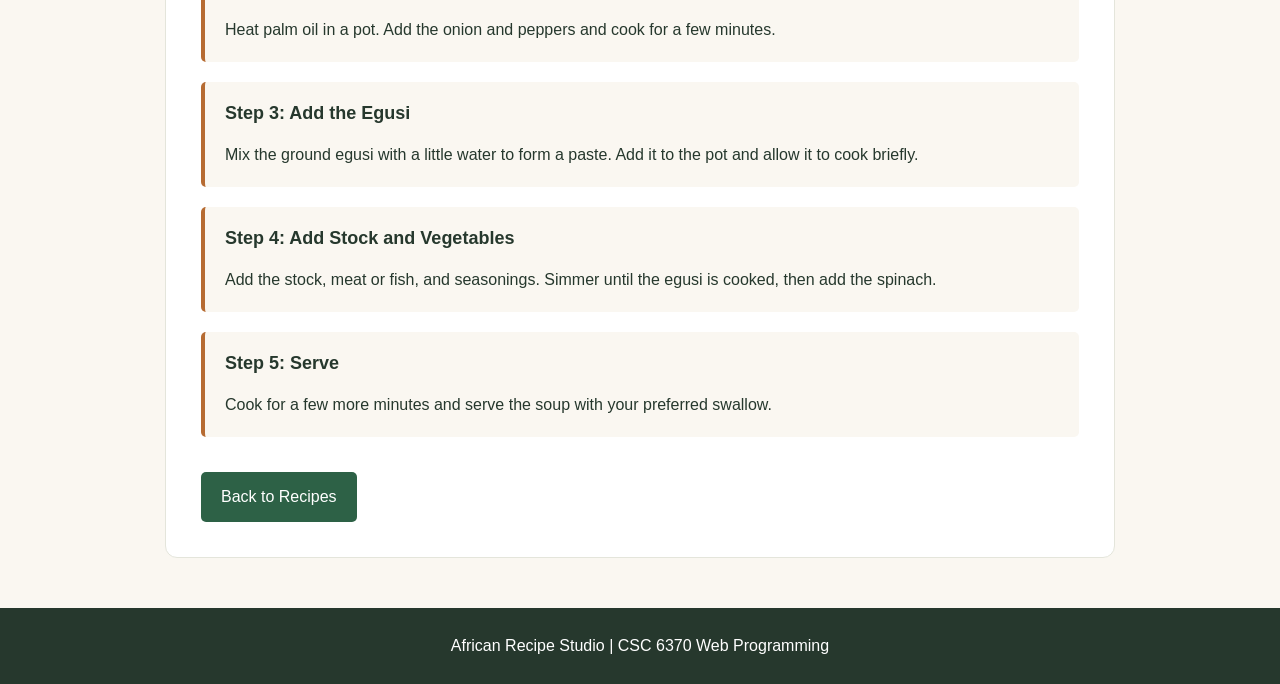
<file: recipes/egusi.html>
<!DOCTYPE html>
<html lang="en">
<head>
    <meta charset="UTF-8">
    <meta name="viewport" content="width=device-width, initial-scale=1.0">
    <title>Egusi Soup | African Recipe Studio</title>
    <link rel="stylesheet" href="../css/style.css">
</head>
<body>

    <a class="skip-link" href="#main-content">
        Skip to main content
    </a>

    <header>
        <h1>African Recipe Studio</h1>

        <nav aria-label="Main navigation">
            <a href="../index.html">Home</a>
            <a href="../recipes.html" aria-current="page">Recipes</a>
            <a href="../about.html">About</a>
            <a href="../team.html">Team</a>
        </nav>
    </header>

    <main id="main-content">

        <article class="recipe-detail">
            <h2>Nigerian Egusi Soup</h2>

            <img src="../images/egusi.jpg"
                 alt="A bowl of Nigerian Egusi Soup">

            <p><strong>Country:</strong> Nigeria</p>
            <p><strong>Cooking Time:</strong> 55 minutes</p>
            <p><strong>Difficulty:</strong> Medium</p>
            <p><strong>Servings:</strong> 4</p>

            <section>
                <h3>About the Dish</h3>

                <p>
                    Egusi Soup is a traditional Nigerian dish
                    made with ground melon seeds. The seeds
                    give the soup a rich flavor and thick texture.
                </p>

                <p>
                    The soup is commonly prepared with leafy
                    vegetables, peppers, and meat or fish.
                    It is often served with pounded yam,
                    eba, or fufu.
                </p>
            </section>

            <section>
                <h3>Ingredients</h3>

                <ul>
                    <li>1 cup ground egusi seeds</li>
                    <li>2 cups meat or vegetable stock</li>
                    <li>1 onion</li>
                    <li>2 fresh peppers</li>
                    <li>2 tablespoons palm oil</li>
                    <li>2 cups chopped spinach</li>
                    <li>1 cup cooked meat or fish</li>
                    <li>1 teaspoon ground crayfish, optional</li>
                    <li>Salt and seasoning to taste</li>
                </ul>
            </section>

            <section class="cooking-steps">
                <h3>Cooking Instructions</h3>

                <div class="step">
                    <h4>Step 1: Prepare the Ingredients</h4>
                    <p>
                        Chop the onion and peppers. Wash the
                        spinach and prepare the cooked meat
                        or fish.
                    </p>
                </div>

                <div class="step">
                    <h4>Step 2: Cook the Base</h4>
                    <p>
                        Heat palm oil in a pot. Add the onion
                        and peppers and cook for a few minutes.
                    </p>
                </div>

                <div class="step">
                    <h4>Step 3: Add the Egusi</h4>
                    <p>
                        Mix the ground egusi with a little water
                        to form a paste. Add it to the pot
                        and allow it to cook briefly.
                    </p>
                </div>

                <div class="step">
                    <h4>Step 4: Add Stock and Vegetables</h4>
                    <p>
                        Add the stock, meat or fish, and
                        seasonings. Simmer until the egusi
                        is cooked, then add the spinach.
                    </p>
                </div>

                <div class="step">
                    <h4>Step 5: Serve</h4>
                    <p>
                        Cook for a few more minutes and serve
                        the soup with your preferred swallow.
                    </p>
                </div>
            </section>

            <a href="../recipes.html">Back to Recipes</a>
        </article>

    </main>

    <footer>
        <p>African Recipe Studio | CSC 6370 Web Programming</p>
    </footer>

</body>
</html>
</file>
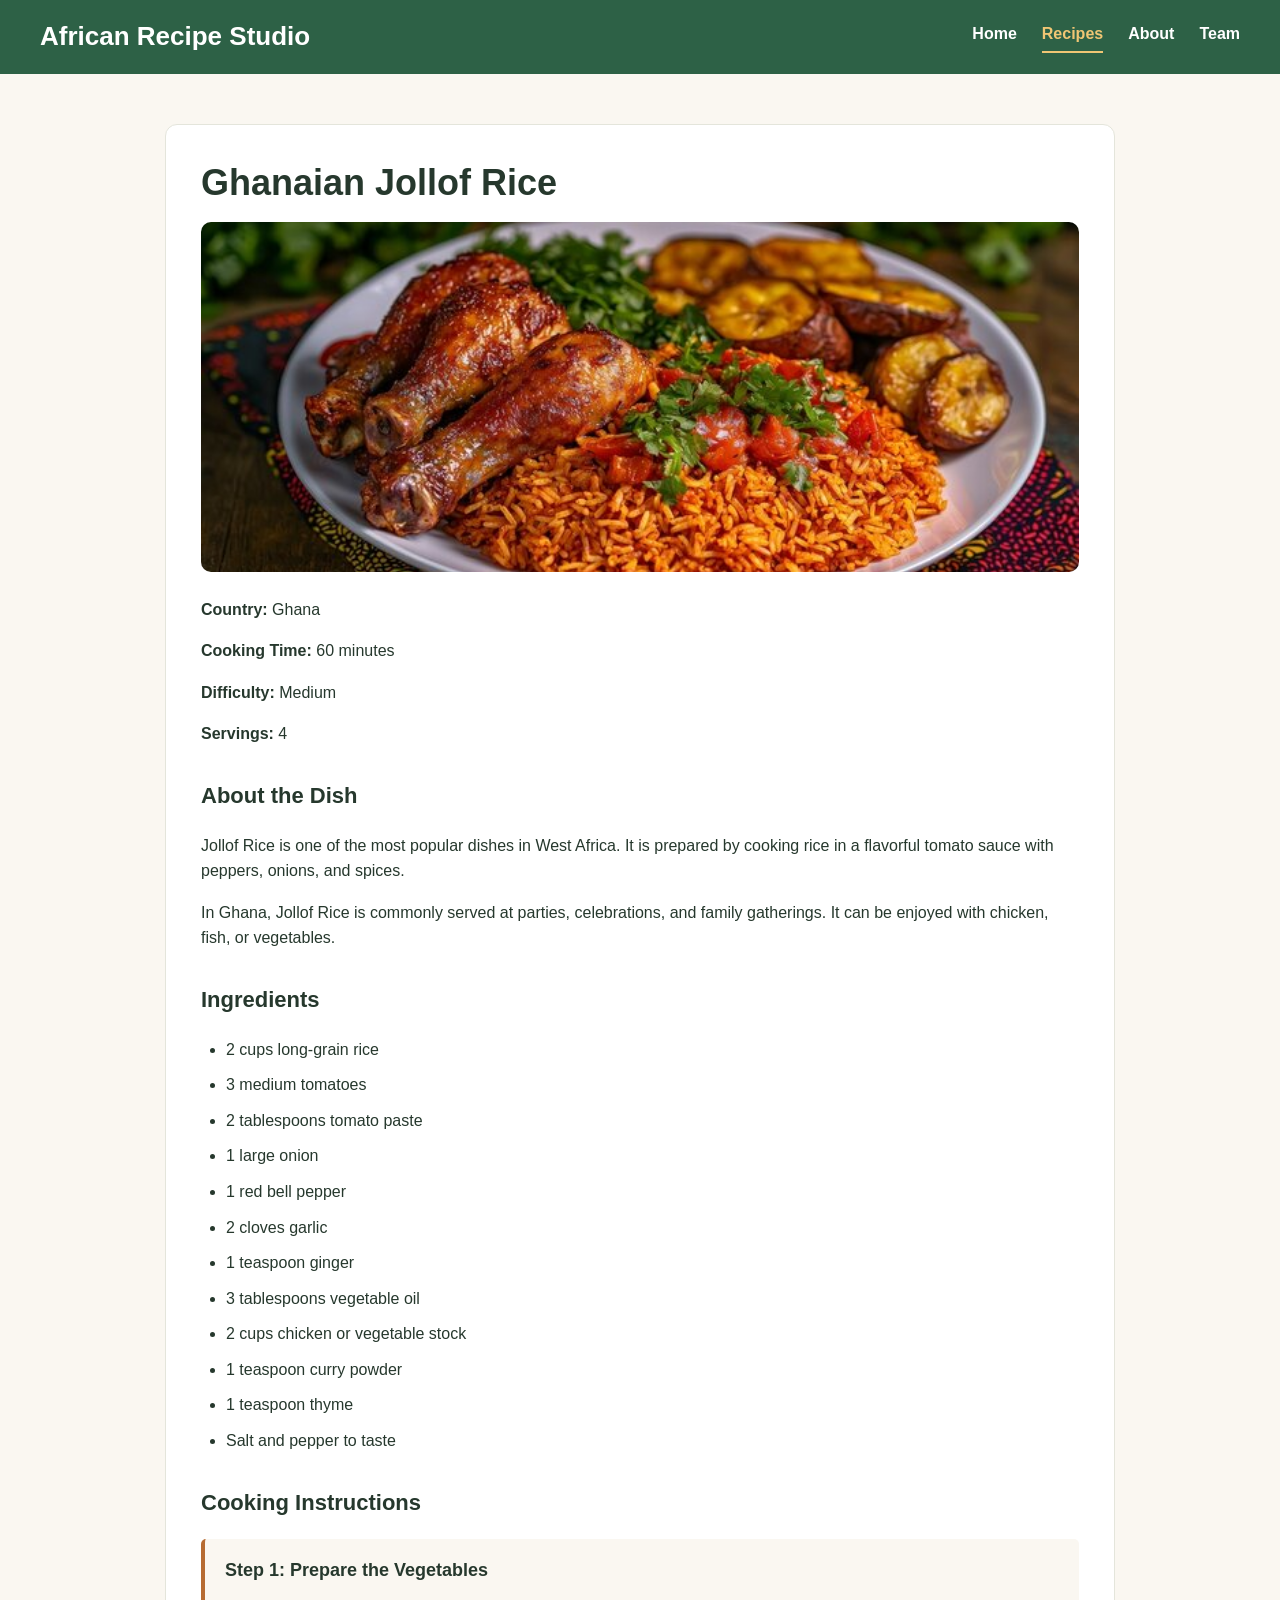
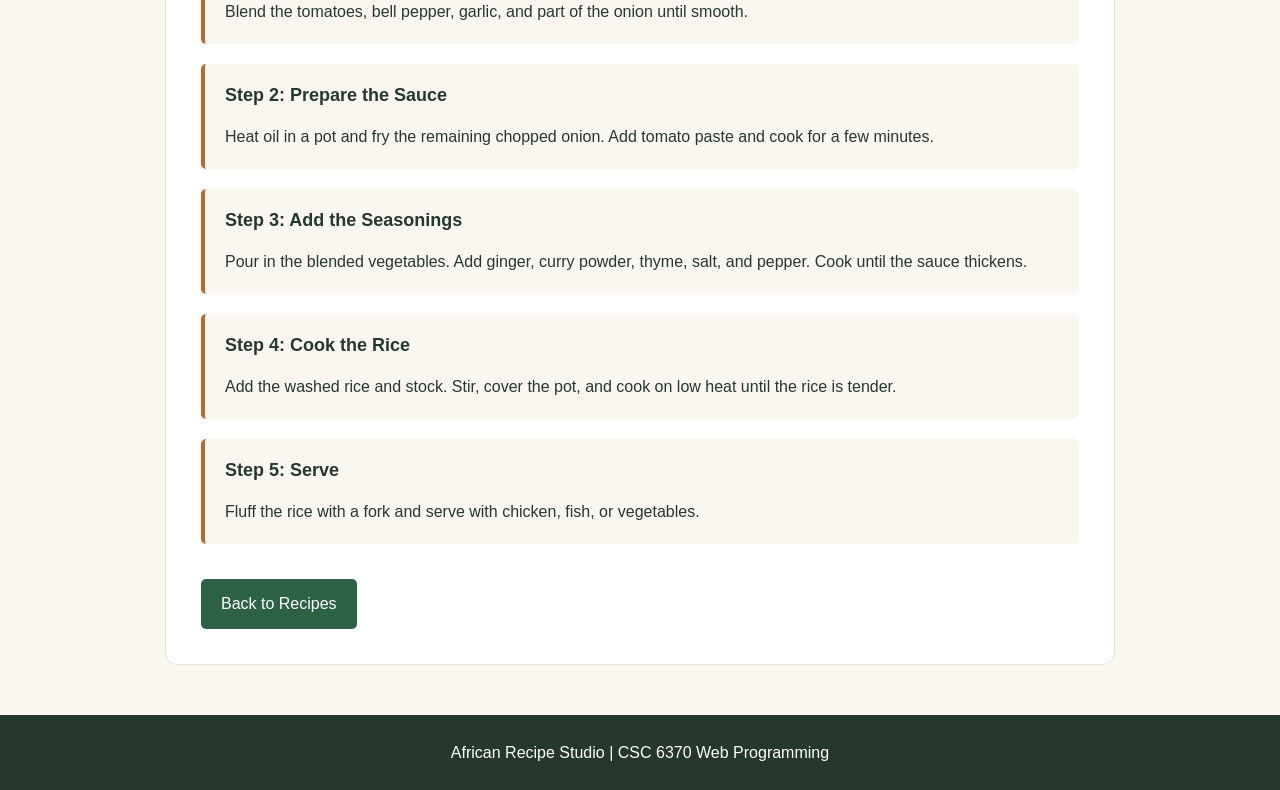
<file: recipes/jollof.html>
<!DOCTYPE html>
<html lang="en">
<head>
    <meta charset="UTF-8">
    <meta name="viewport" content="width=device-width, initial-scale=1.0">
    <title>Ghanaian Jollof Rice | African Recipe Studio</title>
    <link rel="stylesheet" href="../css/style.css">
</head>
<body>

    <a class="skip-link" href="#main-content">
        Skip to main content
    </a>

    <header>
        <h1>African Recipe Studio</h1>

        <nav aria-label="Main navigation">
            <a href="../index.html">Home</a>
            <a href="../recipes.html" aria-current="page">Recipes</a>
            <a href="../about.html">About</a>
            <a href="../team.html">Team</a>
        </nav>
    </header>

    <main id="main-content">

        <article class="recipe-detail">
            <h2>Ghanaian Jollof Rice</h2>

            <img src="../images/jollof.jpg"
                 alt="A plate of Ghanaian Jollof Rice">

            <p><strong>Country:</strong> Ghana</p>
            <p><strong>Cooking Time:</strong> 60 minutes</p>
            <p><strong>Difficulty:</strong> Medium</p>
            <p><strong>Servings:</strong> 4</p>

            <section>
                <h3>About the Dish</h3>

                <p>
                    Jollof Rice is one of the most popular dishes
                    in West Africa. It is prepared by cooking rice
                    in a flavorful tomato sauce with peppers,
                    onions, and spices.
                </p>

                <p>
                    In Ghana, Jollof Rice is commonly served at
                    parties, celebrations, and family gatherings.
                    It can be enjoyed with chicken, fish, or
                    vegetables.
                </p>
            </section>

            <section>
                <h3>Ingredients</h3>

                <ul>
                    <li>2 cups long-grain rice</li>
                    <li>3 medium tomatoes</li>
                    <li>2 tablespoons tomato paste</li>
                    <li>1 large onion</li>
                    <li>1 red bell pepper</li>
                    <li>2 cloves garlic</li>
                    <li>1 teaspoon ginger</li>
                    <li>3 tablespoons vegetable oil</li>
                    <li>2 cups chicken or vegetable stock</li>
                    <li>1 teaspoon curry powder</li>
                    <li>1 teaspoon thyme</li>
                    <li>Salt and pepper to taste</li>
                </ul>
            </section>

            <section class="cooking-steps">
                <h3>Cooking Instructions</h3>

                <div class="step">
                    <h4>Step 1: Prepare the Vegetables</h4>
                    <p>
                        Blend the tomatoes, bell pepper, garlic,
                        and part of the onion until smooth.
                    </p>
                </div>

                <div class="step">
                    <h4>Step 2: Prepare the Sauce</h4>
                    <p>
                        Heat oil in a pot and fry the remaining
                        chopped onion. Add tomato paste and cook
                        for a few minutes.
                    </p>
                </div>

                <div class="step">
                    <h4>Step 3: Add the Seasonings</h4>
                    <p>
                        Pour in the blended vegetables. Add ginger,
                        curry powder, thyme, salt, and pepper.
                        Cook until the sauce thickens.
                    </p>
                </div>

                <div class="step">
                    <h4>Step 4: Cook the Rice</h4>
                    <p>
                        Add the washed rice and stock. Stir,
                        cover the pot, and cook on low heat
                        until the rice is tender.
                    </p>
                </div>

                <div class="step">
                    <h4>Step 5: Serve</h4>
                    <p>
                        Fluff the rice with a fork and serve
                        with chicken, fish, or vegetables.
                    </p>
                </div>
            </section>

            <a href="../recipes.html">Back to Recipes</a>
        </article>

    </main>

    <footer>
        <p>African Recipe Studio | CSC 6370 Web Programming</p>
    </footer>

</body>
</html>
</file>
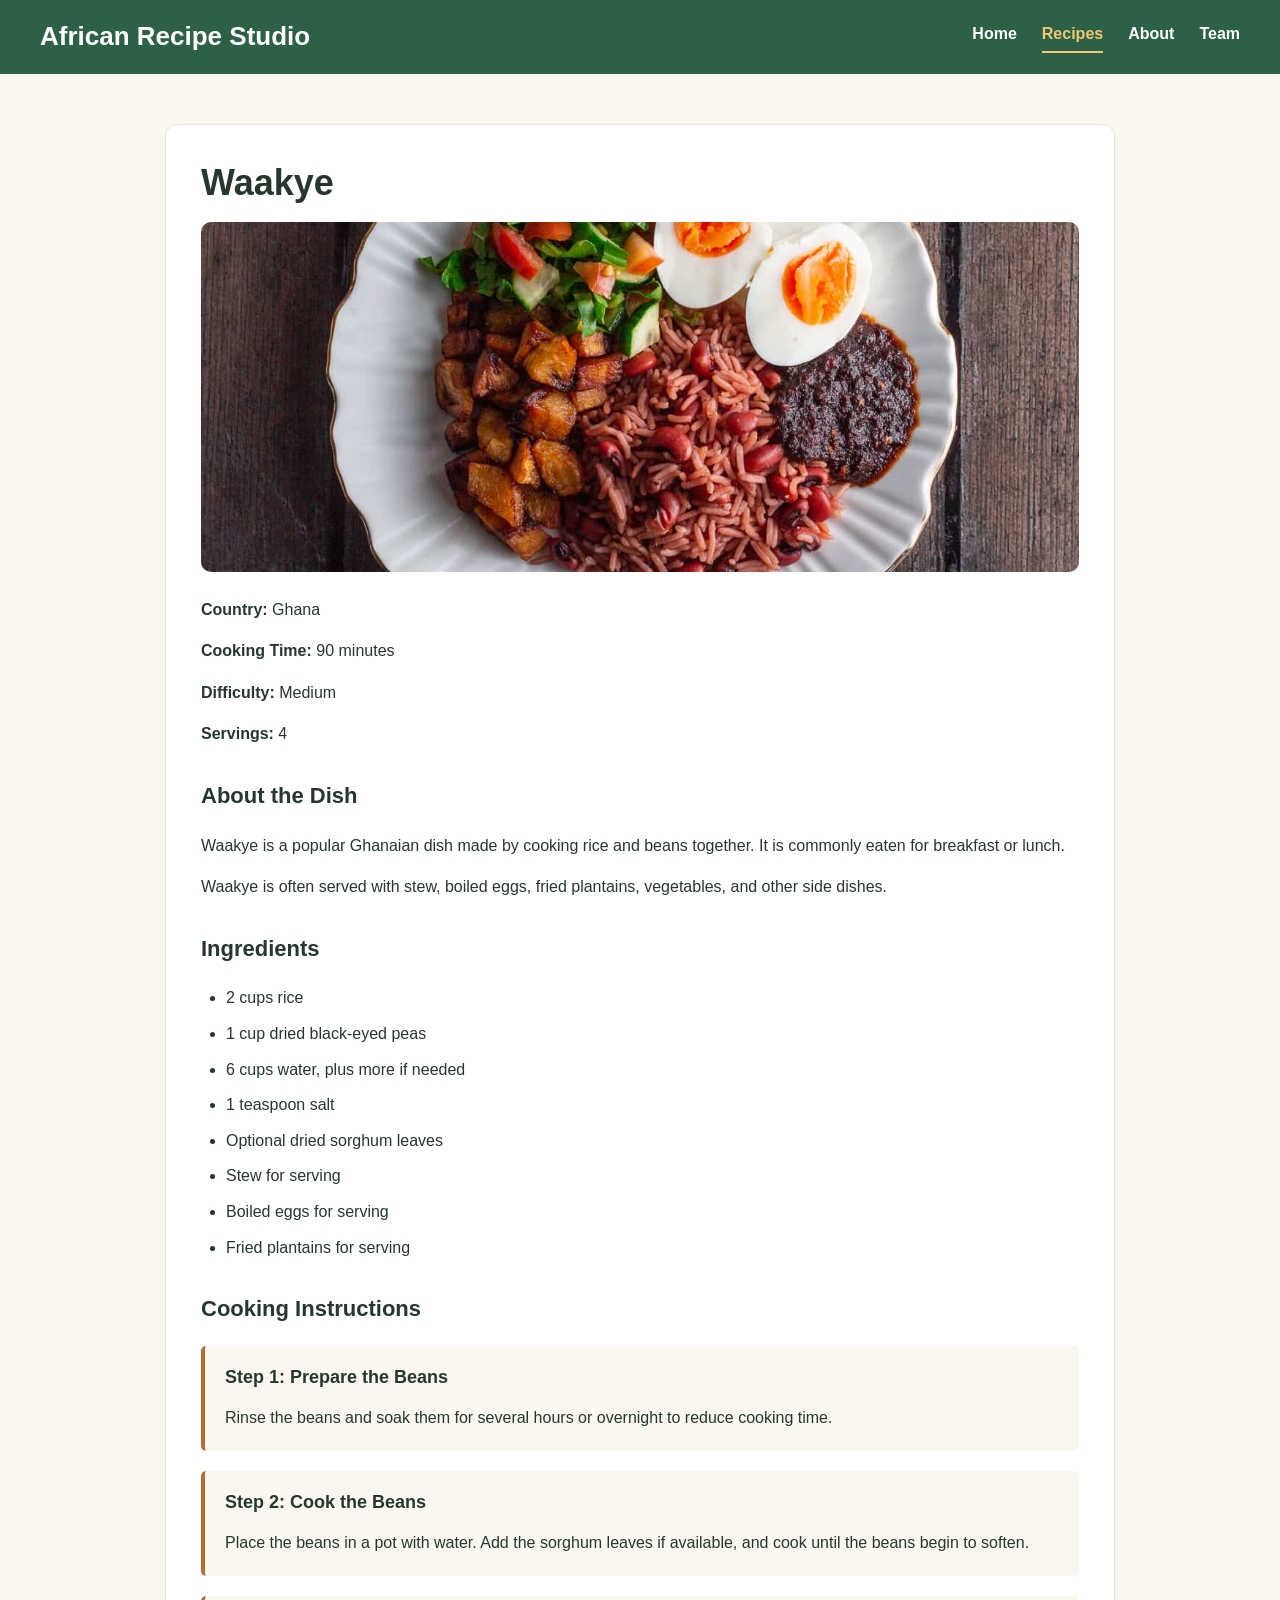
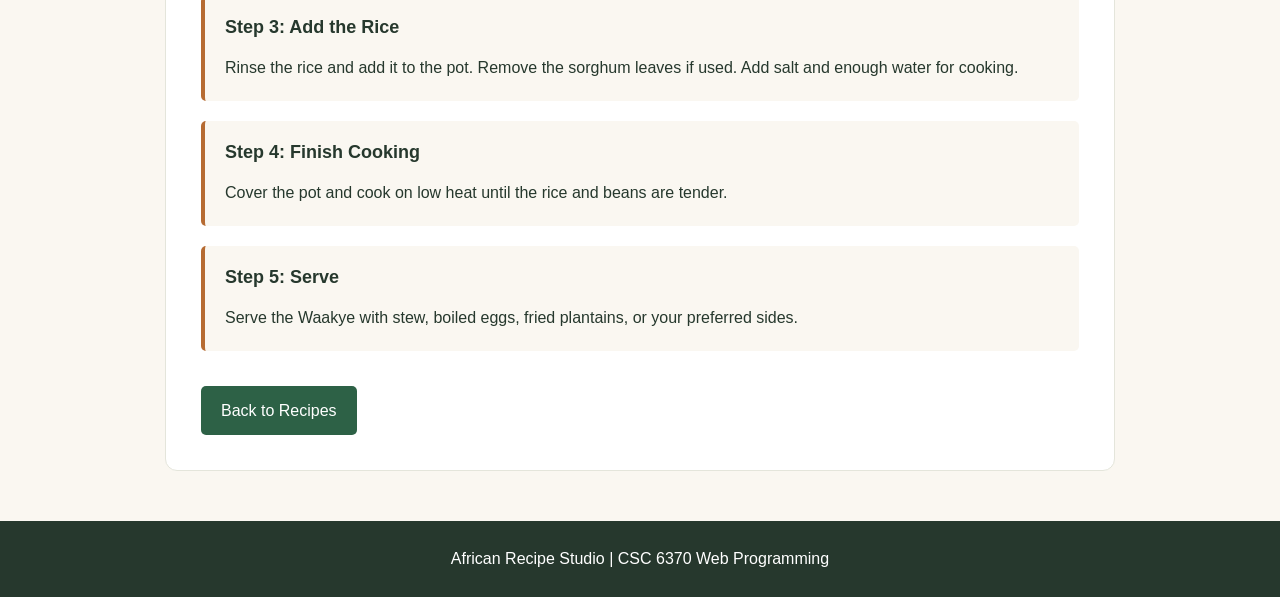
<file: recipes/waakye.html>
<!DOCTYPE html>
<html lang="en">
<head>
    <meta charset="UTF-8">
    <meta name="viewport" content="width=device-width, initial-scale=1.0">
    <title>Waakye | African Recipe Studio</title>
    <link rel="stylesheet" href="../css/style.css">
</head>
<body>

    <a class="skip-link" href="#main-content">
        Skip to main content
    </a>

    <header>
        <h1>African Recipe Studio</h1>

        <nav aria-label="Main navigation">
            <a href="../index.html">Home</a>
            <a href="../recipes.html" aria-current="page">Recipes</a>
            <a href="../about.html">About</a>
            <a href="../team.html">Team</a>
        </nav>
    </header>

    <main id="main-content">

        <article class="recipe-detail">
            <h2>Waakye</h2>

            <img src="../images/waakye.jpg"
                 alt="Ghanaian Waakye served with side dishes">

            <p><strong>Country:</strong> Ghana</p>
            <p><strong>Cooking Time:</strong> 90 minutes</p>
            <p><strong>Difficulty:</strong> Medium</p>
            <p><strong>Servings:</strong> 4</p>

            <section>
                <h3>About the Dish</h3>

                <p>
                    Waakye is a popular Ghanaian dish made by
                    cooking rice and beans together. It is
                    commonly eaten for breakfast or lunch.
                </p>

                <p>
                    Waakye is often served with stew, boiled
                    eggs, fried plantains, vegetables, and
                    other side dishes.
                </p>
            </section>

            <section>
                <h3>Ingredients</h3>

                <ul>
                    <li>2 cups rice</li>
                    <li>1 cup dried black-eyed peas</li>
                    <li>6 cups water, plus more if needed</li>
                    <li>1 teaspoon salt</li>
                    <li>Optional dried sorghum leaves</li>
                    <li>Stew for serving</li>
                    <li>Boiled eggs for serving</li>
                    <li>Fried plantains for serving</li>
                </ul>
            </section>

            <section class="cooking-steps">
                <h3>Cooking Instructions</h3>

                <div class="step">
                    <h4>Step 1: Prepare the Beans</h4>
                    <p>
                        Rinse the beans and soak them for several
                        hours or overnight to reduce cooking time.
                    </p>
                </div>

                <div class="step">
                    <h4>Step 2: Cook the Beans</h4>
                    <p>
                        Place the beans in a pot with water.
                        Add the sorghum leaves if available,
                        and cook until the beans begin to soften.
                    </p>
                </div>

                <div class="step">
                    <h4>Step 3: Add the Rice</h4>
                    <p>
                        Rinse the rice and add it to the pot.
                        Remove the sorghum leaves if used.
                        Add salt and enough water for cooking.
                    </p>
                </div>

                <div class="step">
                    <h4>Step 4: Finish Cooking</h4>
                    <p>
                        Cover the pot and cook on low heat
                        until the rice and beans are tender.
                    </p>
                </div>

                <div class="step">
                    <h4>Step 5: Serve</h4>
                    <p>
                        Serve the Waakye with stew, boiled eggs,
                        fried plantains, or your preferred sides.
                    </p>
                </div>
            </section>

            <a href="../recipes.html">Back to Recipes</a>
        </article>

    </main>

    <footer>
        <p>African Recipe Studio | CSC 6370 Web Programming</p>
    </footer>

</body>
</html>
</file>
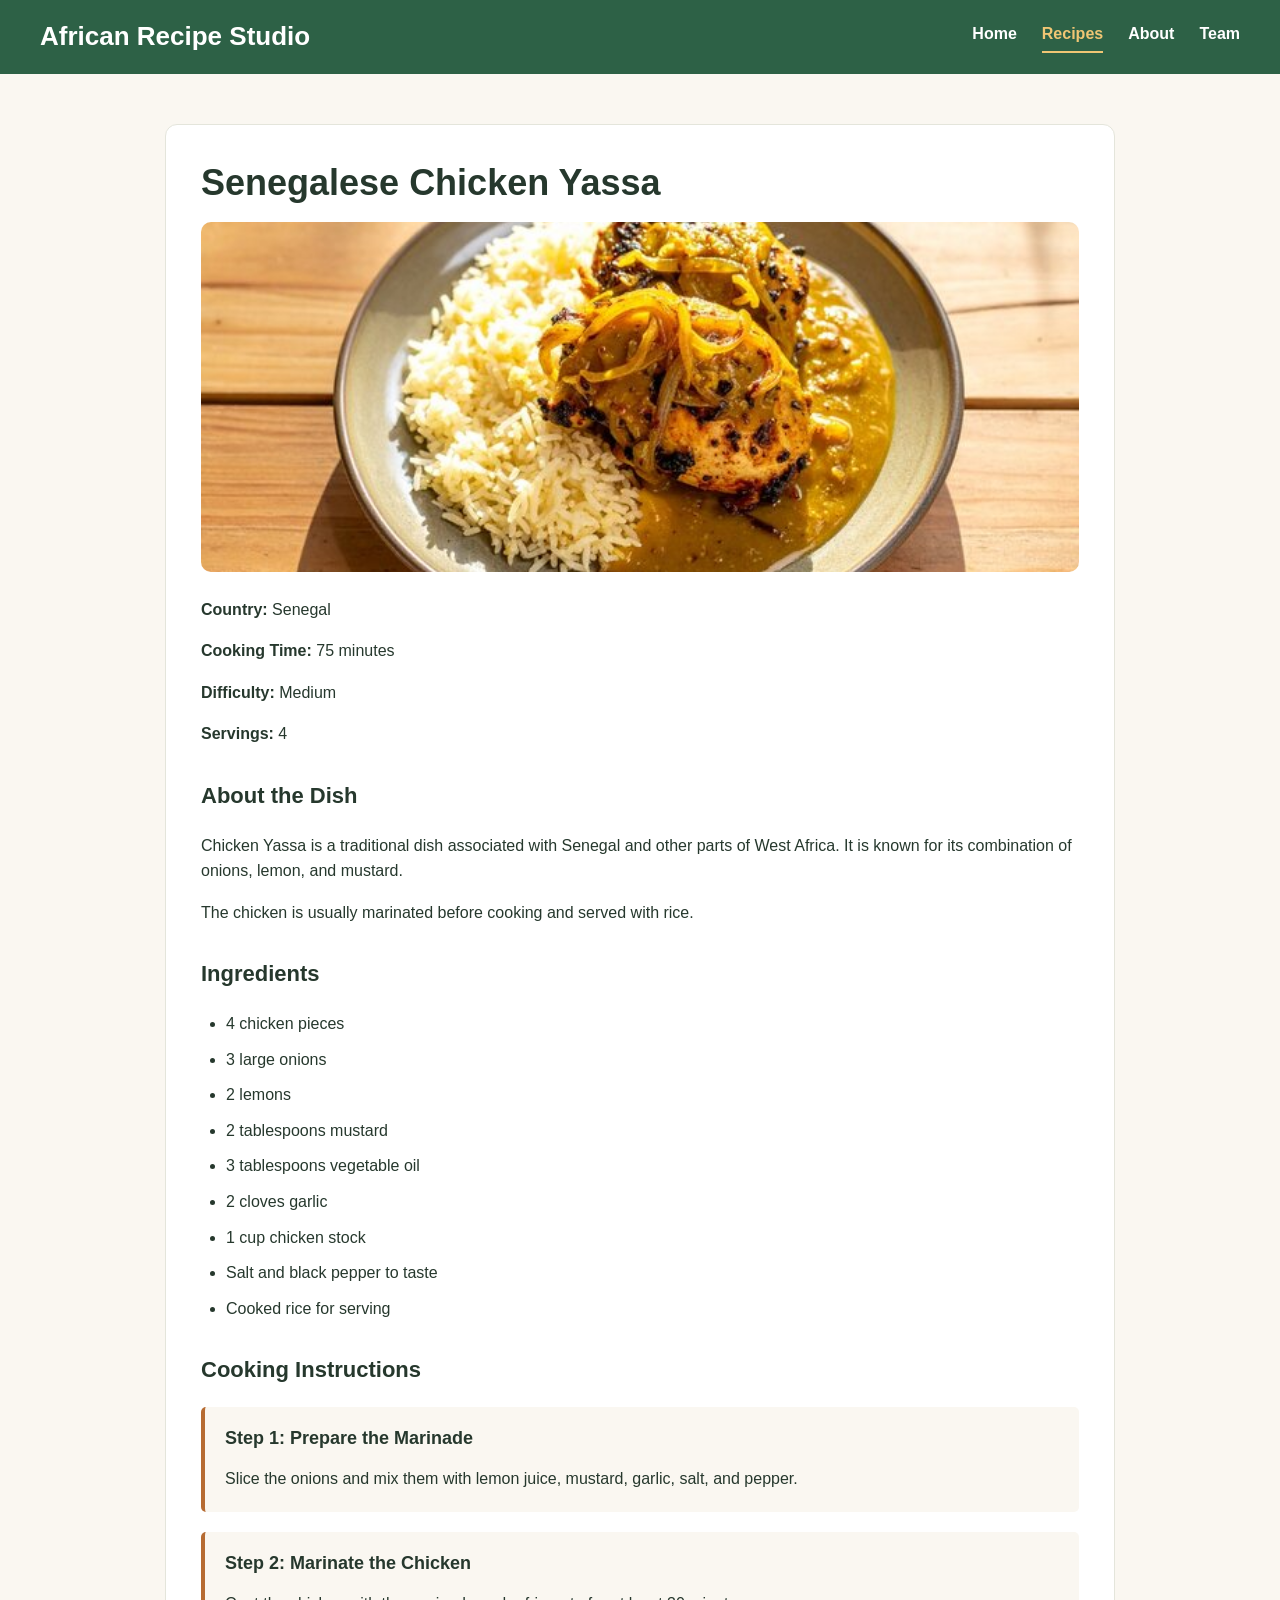
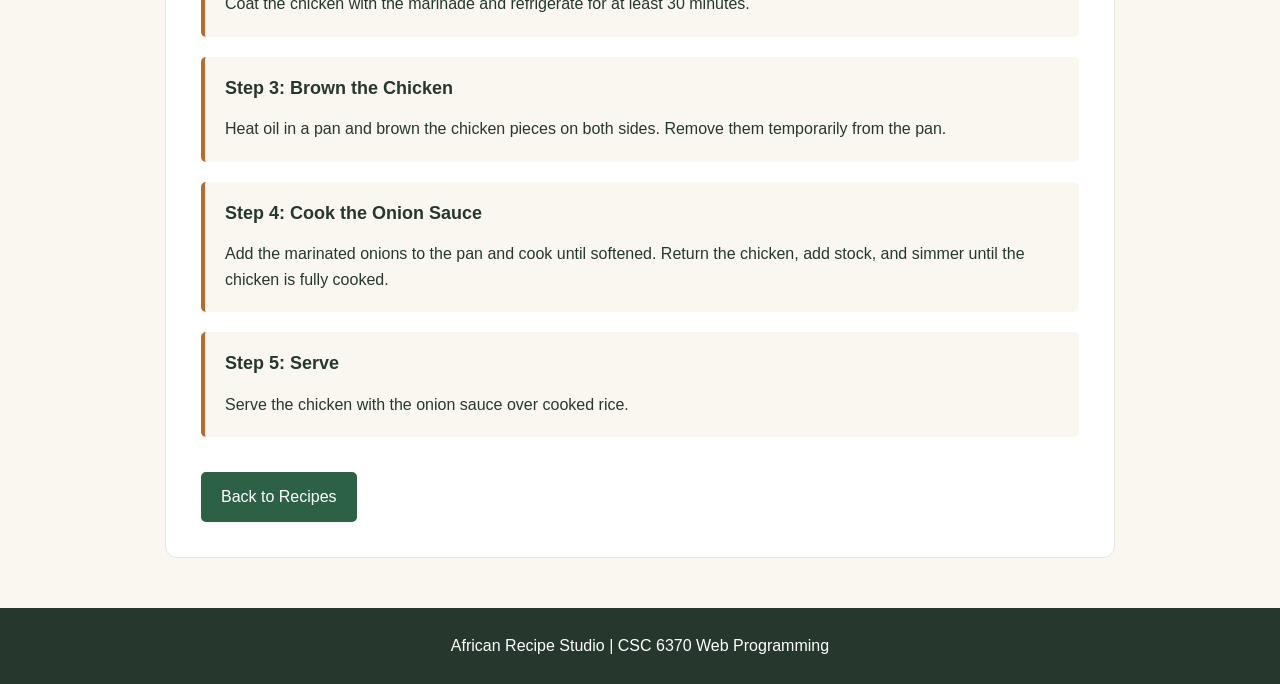
<file: recipes/yassa.html>
<!DOCTYPE html>
<html lang="en">
<head>
    <meta charset="UTF-8">
    <meta name="viewport" content="width=device-width, initial-scale=1.0">
    <title>Chicken Yassa | African Recipe Studio</title>
    <link rel="stylesheet" href="../css/style.css">
</head>
<body>

    <a class="skip-link" href="#main-content">
        Skip to main content
    </a>

    <header>
        <h1>African Recipe Studio</h1>

        <nav aria-label="Main navigation">
            <a href="../index.html">Home</a>
            <a href="../recipes.html" aria-current="page">Recipes</a>
            <a href="../about.html">About</a>
            <a href="../team.html">Team</a>
        </nav>
    </header>

    <main id="main-content">

        <article class="recipe-detail">
            <h2>Senegalese Chicken Yassa</h2>

            <img src="../images/yassa.jpg"
                 alt="Senegalese Chicken Yassa with onions">

            <p><strong>Country:</strong> Senegal</p>
            <p><strong>Cooking Time:</strong> 75 minutes</p>
            <p><strong>Difficulty:</strong> Medium</p>
            <p><strong>Servings:</strong> 4</p>

            <section>
                <h3>About the Dish</h3>

                <p>
                    Chicken Yassa is a traditional dish
                    associated with Senegal and other parts
                    of West Africa. It is known for its
                    combination of onions, lemon, and mustard.
                </p>

                <p>
                    The chicken is usually marinated before
                    cooking and served with rice.
                </p>
            </section>

            <section>
                <h3>Ingredients</h3>

                <ul>
                    <li>4 chicken pieces</li>
                    <li>3 large onions</li>
                    <li>2 lemons</li>
                    <li>2 tablespoons mustard</li>
                    <li>3 tablespoons vegetable oil</li>
                    <li>2 cloves garlic</li>
                    <li>1 cup chicken stock</li>
                    <li>Salt and black pepper to taste</li>
                    <li>Cooked rice for serving</li>
                </ul>
            </section>

            <section class="cooking-steps">
                <h3>Cooking Instructions</h3>

                <div class="step">
                    <h4>Step 1: Prepare the Marinade</h4>
                    <p>
                        Slice the onions and mix them with
                        lemon juice, mustard, garlic,
                        salt, and pepper.
                    </p>
                </div>

                <div class="step">
                    <h4>Step 2: Marinate the Chicken</h4>
                    <p>
                        Coat the chicken with the marinade
                        and refrigerate for at least
                        30 minutes.
                    </p>
                </div>

                <div class="step">
                    <h4>Step 3: Brown the Chicken</h4>
                    <p>
                        Heat oil in a pan and brown the chicken
                        pieces on both sides. Remove them
                        temporarily from the pan.
                    </p>
                </div>

                <div class="step">
                    <h4>Step 4: Cook the Onion Sauce</h4>
                    <p>
                        Add the marinated onions to the pan
                        and cook until softened. Return the
                        chicken, add stock, and simmer until
                        the chicken is fully cooked.
                    </p>
                </div>

                <div class="step">
                    <h4>Step 5: Serve</h4>
                    <p>
                        Serve the chicken with the onion sauce
                        over cooked rice.
                    </p>
                </div>
            </section>

            <a href="../recipes.html">Back to Recipes</a>
        </article>

    </main>

    <footer>
        <p>African Recipe Studio | CSC 6370 Web Programming</p>
    </footer>

</body>
</html>
</file>
<file: css/style.css>
* {
    box-sizing: border-box;
}

html {
    min-height: 100%;
}

body {
    margin: 0;
    padding: 0;
    min-height: 100vh;
    display: flex;
    flex-direction: column;
    font-family: Arial, Helvetica, sans-serif;
    background-color: #faf7f1;
    color: #26382d;
    line-height: 1.6;
}

h1, h2, h3, h4 {
    line-height: 1.3;
}

h2 {
    font-size: 30px;
    margin-bottom: 15px;
}

h3 {
    font-size: 22px;
}

p {
    margin-bottom: 15px;
}

a {
    color: #2d6146;
}

img {
    max-width: 100%;
    height: auto;
}

.skip-link {
    position: absolute;
    top: -100px;
    left: 15px;
    background-color: white;
    color: #26382d;
    padding: 12px 18px;
    border: 2px solid #26382d;
    border-radius: 5px;
    z-index: 100;
}

.skip-link:focus {
    top: 10px;
}

header {
    background-color: #2d6146;
    color: white;
    padding: 20px 40px;
    display: flex;
    justify-content: space-between;
    align-items: center;
}

header h1 {
    font-size: 26px;
    margin: 0;
}

nav {
    display: flex;
    gap: 25px;
}

nav a {
    color: white;
    text-decoration: none;
    font-size: 16px;
    font-weight: bold;
    padding-bottom: 4px;
    transition: color 0.3s ease;
}

nav a:hover {
    color: #f0c674;
}

nav a[aria-current="page"] {
    color: #f0c674;
    border-bottom: 2px solid #f0c674;
}

main {
    width: 100%;
    max-width: 1200px;
    margin: 0 auto;
    padding: 30px 20px;
    flex: 1;
}

section {
    margin-bottom: 50px;
}

.hero {
    background-color: #e7eee5;
    padding: 60px 40px;
    border-radius: 12px;
    text-align: center;
    animation: fadeIn 0.8s ease-out;
}

.hero h2 {
    font-size: 40px;
    margin-top: 0;
}

.hero p {
    max-width: 700px;
    margin: 0 auto 25px;
    font-size: 18px;
}

.hero a {
    display: inline-block;
    background-color: #2d6146;
    color: white;
    text-decoration: none;
    padding: 12px 25px;
    border-radius: 6px;
}

.introduction {
    max-width: 900px;
    margin: 50px auto;
    text-align: center;
}

.featured-recipes {
    margin-top: 50px;
}

.recipe-collection {
    margin-top: 40px;
}

.recipe-grid {
    display: grid;
    grid-template-columns: repeat(3, 1fr);
    gap: 25px;
    margin-top: 25px;
}

.recipe-card {
    background-color: white;
    border: 1px solid #e4e5db;
    border-radius: 10px;
    padding: 15px;
    transition: transform 0.3s ease,
                box-shadow 0.3s ease;
}

.recipe-card:hover {
    transform: translateY(-6px);
    box-shadow: 0 8px 20px rgba(0, 0, 0, 0.12);
}

.recipe-card img {
    width: 100%;
    height: 200px;
    object-fit: cover;
    border-radius: 8px;
    transition: transform 0.3s ease;
}

.recipe-card:hover img {
    transform: scale(1.03);
}

.recipe-card h3 {
    margin-top: 15px;
    margin-bottom: 10px;
}

.recipe-card p {
    font-size: 15px;
    margin: 8px 0;
}

.recipe-card a {
    display: inline-block;
    margin-top: 15px;
    padding: 10px 18px;
    background-color: #2d6146;
    color: white;
    text-decoration: none;
    border-radius: 5px;
}

.hero a,
.recipe-card a,
.recipe-detail > a,
.suggestion-result a {
    transition: background-color 0.3s ease,
                transform 0.3s ease;
}

.hero a:hover,
.recipe-card a:hover,
.recipe-detail > a:hover,
.suggestion-result a:hover {
    background-color: #204832;
    transform: translateY(-3px);
}

.categories {
    margin-top: 60px;
}

.category-grid {
    display: grid;
    grid-template-columns: repeat(3, 1fr);
    gap: 20px;
    margin-top: 25px;
}

.category-card {
    background-color: #e7eee5;
    padding: 25px;
    border-radius: 10px;
    text-align: center;
    transition: background-color 0.3s ease,
                transform 0.3s ease;
}

.category-card:hover {
    background-color: #d6e4d3;
    transform: translateY(-4px);
}

.category-card h3 {
    margin-top: 0;
}

.page-intro {
    background-color: #e7eee5;
    padding: 40px;
    border-radius: 10px;
    text-align: center;
}

.page-intro h2 {
    margin-top: 0;
}

.page-intro p {
    max-width: 700px;
    margin: 0 auto;
}

.recipe-detail {
    background-color: white;
    padding: 35px;
    border: 1px solid #e4e5db;
    border-radius: 12px;
    max-width: 950px;
    margin: 20px auto;
}

.recipe-detail h2 {
    font-size: 36px;
    margin-top: 0;
}

.recipe-detail > img {
    display: block;
    width: 100%;
    height: 350px;
    object-fit: cover;
    border-radius: 10px;
    margin-bottom: 25px;
}

.recipe-detail section {
    margin-top: 35px;
    margin-bottom: 35px;
}

.recipe-detail ul {
    padding-left: 25px;
}

.recipe-detail li {
    margin-bottom: 10px;
}

.recipe-detail > a {
    display: inline-block;
    background-color: #2d6146;
    color: white;
    padding: 12px 20px;
    text-decoration: none;
    border-radius: 5px;
}

.cooking-steps {
    margin-top: 40px;
}

.step {
    background-color: #faf7f1;
    border-left: 4px solid #b66b32;
    padding: 20px;
    margin-bottom: 20px;
    border-radius: 5px;
}

.step h4 {
    margin-top: 0;
    margin-bottom: 10px;
    font-size: 18px;
}

.step p {
    margin-bottom: 0;
}

.about-content {
    background-color: white;
    padding: 35px;
    border-radius: 10px;
    border: 1px solid #e4e5db;
}

.about-content h2 {
    margin-top: 0;
}

.team-content {
    background-color: white;
    padding: 35px;
    border-radius: 10px;
    border: 1px solid #e4e5db;
}

.team-content h2 {
    margin-top: 0;
}

.team-content ul {
    padding-left: 25px;
}

.team-content li {
    margin-bottom: 10px;
}

footer {
    background-color: #26382d;
    color: white;
    padding: 25px;
    text-align: center;
    margin-top: auto;
    width: 100%;
}

footer p {
    margin: 0;
}

@keyframes fadeIn {
    from {
        opacity: 0;
        transform: translateY(15px);
    }

    to {
        opacity: 1;
        transform: translateY(0);
    }
}

.recipe-suggestion {
    background-color: #e7eee5;
    padding: 35px;
    border-radius: 12px;
    margin-top: 50px;
}

.suggestion-box {
    background-color: white;
    padding: 25px;
    border-radius: 10px;
    border: 1px solid #e4e5db;
}

.feature-note {
    font-size: 14px;
    color: #435a48;
}

.suggestion-options,
.filter-options {
    border: 0;
    padding: 0;
    margin: 0 0 25px;
    min-width: 0;
}

.suggestion-options legend,
.filter-options legend {
    font-weight: bold;
    margin-bottom: 15px;
}

.suggestion-options input,
.filter-options input {
    position: absolute;
    width: 1px;
    height: 1px;
    opacity: 0;
}

.suggestion-options label,
.filter-options label {
    display: inline-block;
    padding: 10px 18px;
    margin: 0 8px 10px 0;
    background-color: #e7eee5;
    border: 1px solid #c5d4c3;
    border-radius: 6px;
    cursor: pointer;
    transition: background-color 0.3s ease;
}

.suggestion-options label:hover,
.filter-options label:hover {
    background-color: #d6e4d3;
}

.suggestion-options input:focus-visible + label,
.filter-options input:focus-visible + label {
    outline: 3px solid #b66b32;
    outline-offset: 3px;
}

.suggestion-options input:checked + label,
.filter-options input:checked + label {
    background-color: #2d6146;
    color: white;
    border-color: #2d6146;
}

.suggestion-result {
    display: none;
    padding: 20px;
    background-color: #faf7f1;
    border-radius: 8px;
}

.suggestion-box:has(#suggest-easy:checked) .easy-result {
    display: block;
}

.suggestion-box:has(#suggest-rice:checked) .rice-result {
    display: block;
}

.suggestion-box:has(#suggest-soup:checked) .soup-result {
    display: block;
}

.suggestion-result a {
    display: inline-block;
    padding: 10px 18px;
    background-color: #2d6146;
    color: white;
    text-decoration: none;
    border-radius: 5px;
}

.recipe-finder {
    margin-top: 25px;
}

.recipe-finder:has(#filter-rice:checked) .recipe-card:not(.rice) {
    display: none;
}

.recipe-finder:has(#filter-soup:checked) .recipe-card:not(.soup) {
    display: none;
}

.recipe-finder:has(#filter-side:checked) .recipe-card:not(.side) {
    display: none;
}

a:focus-visible {
    outline: 3px solid #b66b32;
    outline-offset: 3px;
}

@media screen and (max-width: 900px) {

    header {
        padding: 20px;
        flex-direction: column;
        gap: 15px;
        text-align: center;
    }

    nav {
        justify-content: center;
        flex-wrap: wrap;
        gap: 20px;
    }

    main {
        padding: 25px 20px;
    }

    .recipe-grid {
        grid-template-columns: repeat(2, 1fr);
        gap: 20px;
    }

    .category-grid {
        grid-template-columns: repeat(2, 1fr);
        gap: 20px;
    }

    .hero {
        padding: 45px 30px;
    }

    .hero h2 {
        font-size: 34px;
    }

    .recipe-detail {
        padding: 25px;
    }

    .recipe-detail > img {
        height: 300px;
    }

    .about-content,
    .team-content {
        padding: 25px;
    }
}

@media screen and (max-width: 600px) {

    body {
        font-size: 15px;
    }

    header {
        padding: 20px 15px;
    }

    header h1 {
        font-size: 22px;
    }

    nav {
        gap: 12px;
    }

    nav a {
        font-size: 14px;
    }

    main {
        padding: 20px 15px;
    }

    section {
        margin-bottom: 35px;
    }

    h2 {
        font-size: 25px;
    }

    h3 {
        font-size: 20px;
    }

    .hero {
        padding: 35px 20px;
    }

    .hero h2 {
        font-size: 28px;
    }

    .hero p {
        font-size: 16px;
    }

    .hero a {
        padding: 10px 20px;
    }

    .introduction {
        margin: 35px auto;
        text-align: left;
    }

    .recipe-grid {
        grid-template-columns: 1fr;
        gap: 20px;
    }

    .recipe-card {
        padding: 15px;
    }

    .recipe-card img {
        height: 220px;
    }

    .recipe-card h3 {
        font-size: 20px;
    }

    .recipe-card a {
        padding: 10px 15px;
    }

    .category-grid {
        grid-template-columns: 1fr;
        gap: 15px;
    }

    .category-card {
        padding: 20px;
    }

    .page-intro {
        padding: 30px 20px;
    }

    .page-intro h2 {
        font-size: 26px;
    }

    .recipe-detail {
        padding: 20px 15px;
        margin: 10px auto;
    }

    .recipe-detail h2 {
        font-size: 28px;
    }

    .recipe-detail > img {
        height: 220px;
    }

    .recipe-detail section {
        margin-top: 25px;
        margin-bottom: 25px;
    }

    .recipe-detail ul {
        padding-left: 20px;
    }

    .step {
        padding: 15px;
        margin-bottom: 15px;
    }

    .step h4 {
        font-size: 17px;
    }

    .about-content,
    .team-content {
        padding: 20px 15px;
    }

    .recipe-suggestion {
        padding: 20px 15px;
    }

    .suggestion-box {
        padding: 15px;
    }

    .suggestion-options label,
    .filter-options label {
        padding: 10px 12px;
        font-size: 14px;
    }

    .suggestion-result {
        padding: 15px;
    }

    footer {
        padding: 20px 15px;
        font-size: 14px;
        margin-top: auto;
    }
}

@media screen and (max-width: 380px) {

    header h1 {
        font-size: 20px;
    }

    nav {
        gap: 10px;
    }

    nav a {
        font-size: 13px;
    }

    .hero h2 {
        font-size: 25px;
    }

    .recipe-card img {
        height: 180px;
    }

    .recipe-detail > img {
        height: 190px;
    }
}

@media (prefers-reduced-motion: reduce) {

    .hero {
        animation: none;
    }

    .recipe-card,
    .recipe-card img,
    .category-card,
    nav a,
    .hero a,
    .recipe-card a,
    .recipe-detail > a,
    .suggestion-result a,
    .suggestion-options label,
    .filter-options label {
        transition: none;
    }

    .recipe-card:hover,
    .recipe-card:hover img,
    .category-card:hover,
    .hero a:hover,
    .recipe-card a:hover,
    .recipe-detail > a:hover,
    .suggestion-result a:hover {
        transform: none;
    }
}
</file>
